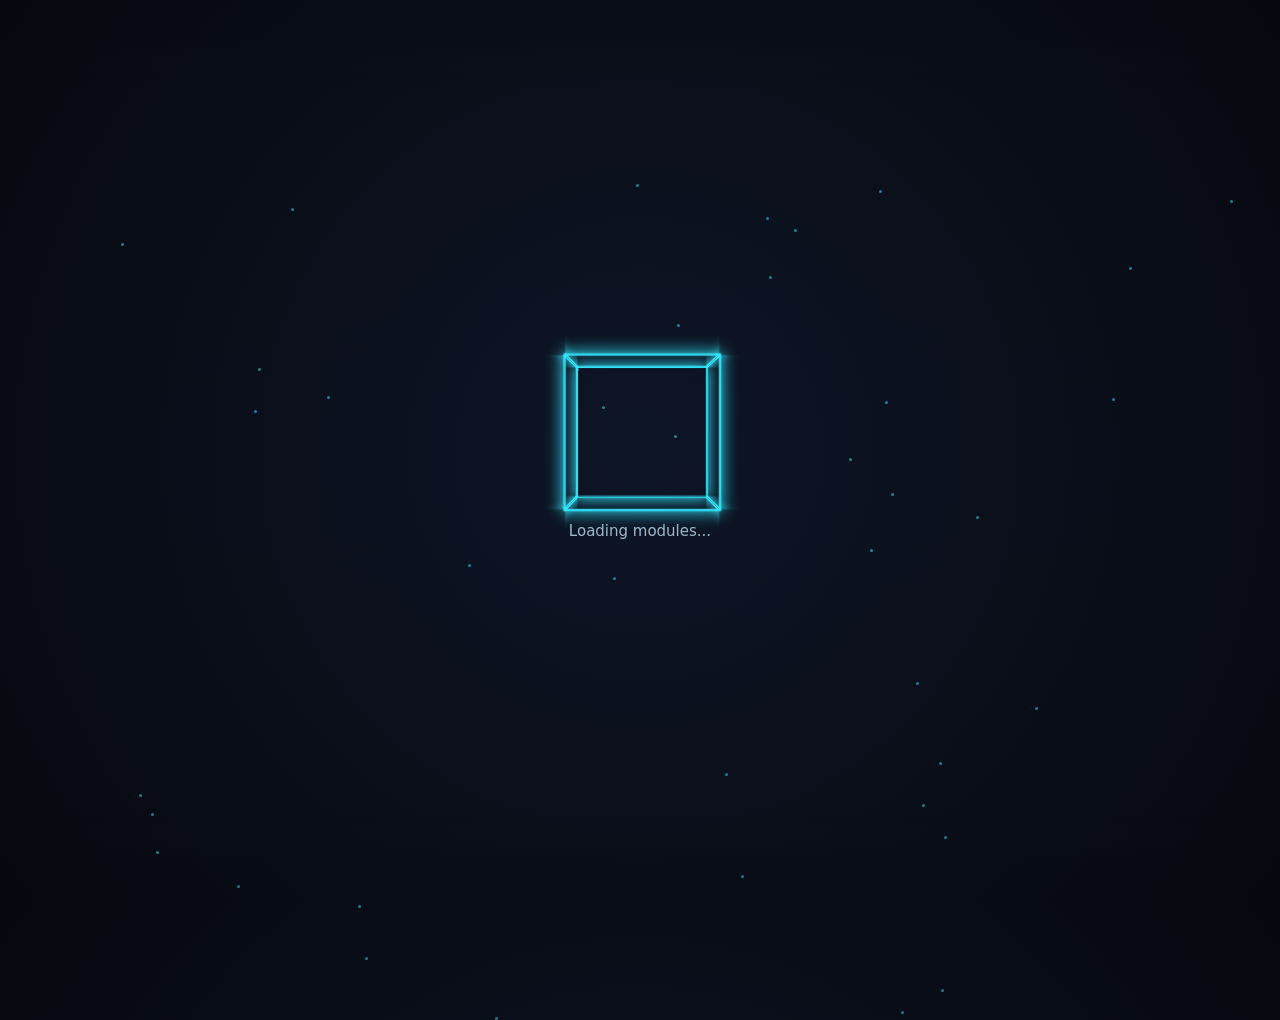
<file: alumni.html>
<!doctype html>
<html lang="en">
<head>
<meta charset="utf-8"/>
<meta name="viewport" content="width=device-width,initial-scale=1"/>
<title>Maintenance</title>

<style>
  :root {
    --bg1:#06080f;
    --bg2:#0d1424;
    --neon:#35e9ff;
    --danger:#38bdf8;
  }

  body {
    margin:0;
    height:100vh;
    display:flex;
    justify-content:center;
    align-items:center;
    background:radial-gradient(circle at center,var(--bg2),var(--bg1));
    font-family:Inter,system-ui;
    overflow:hidden;
  }

  /* DIGITAL PARTICLES */
  .particle {
    position:absolute;
    width:3px;
    height:3px;
    background:var(--neon);
    opacity:0.5;
    border-radius:50%;
    animation: floatParticle 6s linear infinite;
  }

  @keyframes floatParticle {
    from { transform:translateY(0) scale(1); opacity:.7; }
    to   { transform:translateY(-120px) scale(0.5); opacity:0; }
  }

  /* SCANLINE */
  .scanline {
    position:fixed;
    top:0;
    width:100%;
    height:100%;
    background:linear-gradient(
      to bottom,
      rgba(255,255,255,0) 0%,
      rgba(255,255,255,0.06) 50%,
      rgba(255,255,255,0) 100%
    );
    mix-blend-mode:overlay;
    animation:scan 2s linear infinite;
    pointer-events:none;
  }

  @keyframes scan {
    from { transform:translateY(-100%); }
    to   { transform:translateY(100%); }
  }

  /* 3D CUBE */
  .cube-wrapper {
    width:140px;
    height:140px;
    perspective:800px;
    animation:fadein 1s ease forwards;
  }

  @keyframes fadein {
    from { opacity:0; transform:scale(.8); }
    to   { opacity:1; transform:scale(1); }
  }

  .cube {
    width:100%;
    height:100%;
    position:relative;
    transform-style:preserve-3d;
    animation:rotateCube 4s linear infinite;
  }

  @keyframes rotateCube {
    0%   { transform:rotateX(0) rotateY(0); }
    100% { transform:rotateX(360deg) rotateY(360deg); }
  }

  .face {
    position:absolute;
    width:100%;
    height:100%;
    border:2px solid var(--neon);
    box-shadow:0 0 15px var(--neon);
  }

  .front  { transform:translateZ(70px); }
  .back   { transform:rotateY(180deg) translateZ(70px); }
  .left   { transform:rotateY(-90deg) translateZ(70px); }
  .right  { transform:rotateY(90deg) translateZ(70px); }
  .top    { transform:rotateX(90deg) translateZ(70px); }
  .bottom { transform:rotateX(-90deg) translateZ(70px); }

  .load-text {
    margin-top:22px;
    text-align:center;
    color:#9ab3cc;
    font-size:15px;
    animation:pulse 1.4s infinite ease alternate;
  }

  @keyframes pulse {
    0% { opacity:.5; }
    100% { opacity:1; }
  }

  /* FINAL PAGE */
  .final {
    position:fixed;
    inset:0;
    background:#000000f0;
    display:flex;
    justify-content:center;
    align-items:center;
    flex-direction:column;
    opacity:0;
    pointer-events:none;
    transition:opacity .5s ease;
  }

  .final.show {
    opacity:1;
    pointer-events:auto;
  }

  .final h1 {
    color:var(--danger);
    margin:0;
    font-size:clamp(36px,8vw,84px);
    text-transform:uppercase;
    animation:glitch 1s steps(2,end) infinite;
  }

  @keyframes glitch {
    0% { text-shadow:2px 0 var(--danger); }
    50% { text-shadow:-2px 0 var(--danger); }
    100% { text-shadow:2px 0 var(--danger); }
  }

  .final p {
    color:#ddd;
    font-size:clamp(14px,3vw,22px);
    text-align:center;
    max-width:700px;
  }
</style>
</head>

<body>

<!-- PARTICLES -->
<script>
for (let i = 0; i < 40; i++) {
  const p = document.createElement("div");
  p.classList.add("particle");
  p.style.left = Math.random()*100 + "%";
  p.style.top  = (Math.random()*100+20) + "%";
  p.style.animationDelay = Math.random()*4 + "s";
  document.body.appendChild(p);
}
</script>

<!-- SCANLINE -->
<div class="scanline"></div>

<!-- LOADER -->
<div id="loader" style="display:flex; flex-direction:column; align-items:center;">
  <div class="cube-wrapper">
    <div class="cube">
      <div class="face front"></div>
      <div class="face back"></div>
      <div class="face left"></div>
      <div class="face right"></div>
      <div class="face top"></div>
      <div class="face bottom"></div>
    </div>
  </div>
  <div class="load-text" id="lt">Loading modules...</div>
</div>

<!-- FINAL SCREEN -->
<div class="final" id="final">
  <h1>Under Maintenance</h1>
  <p>Our servers are upgrading. This page will be available soon.</p>
</div>

<script>
const lines = [
  "Loading modules...",
  "Booting systems...",
  "Rebuilding configs...",
  "Optimizing components..."
];

let i = 0;
setInterval(() => {
  document.getElementById("lt").textContent = lines[i % lines.length];
  i++;
}, 900);

setTimeout(() => {
  document.getElementById("loader").style.opacity = "0";
  document.getElementById("loader").style.transition=".5s ease";

  setTimeout(() => {
    document.getElementById("final").classList.add("show");
  }, 600);

}, 4500);
</script>

</body>
</html>
</file>
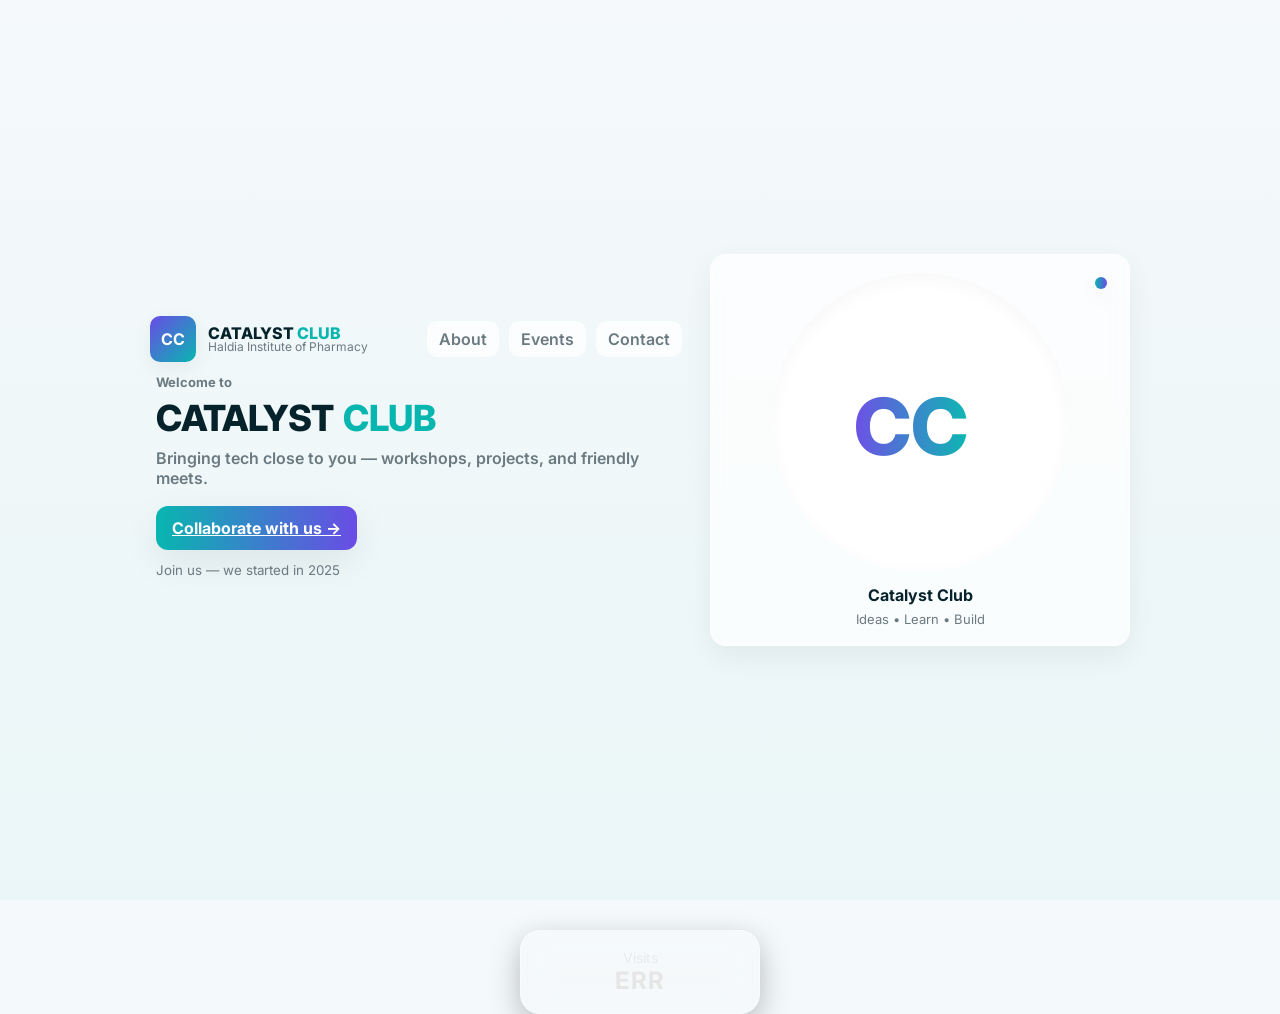
<file: example.html>
<!doctype html>
<html lang="en">
<head>
<meta charset="utf-8" />
<meta name="viewport" content="width=device-width,initial-scale=1" />
<title>Catalyst Club — Home</title>
<link rel="preconnect" href="https://fonts.gstatic.com" crossorigin>
<link href="https://fonts.googleapis.com/css2?family=Inter:wght@300;400;600;700&display=swap" rel="stylesheet">
<style>
  :root{
    --bg1:#f5f9fb;
    --bg2:#eaf6f7;
    --glass-bg: rgba(255,255,255,0.7);
    --glass-border: rgba(255,255,255,0.6);
    --accent:#08b6b0;
    --accent2:#6a4ce5;
    --muted:#6b7a80;
    --text:#06222b;
    --card-shadow: 0 10px 30px rgba(6,18,22,0.06);
  }

  /* reset */
  *{box-sizing:border-box;margin:0;padding:0}
  html,body{height:100%;font-family:Inter,system-ui,-apple-system,'Segoe UI',Roboto,'Helvetica Neue',Arial,sans-serif;background:linear-gradient(180deg,var(--bg1),var(--bg2));color:var(--text);-webkit-font-smoothing:antialiased}
  a{color:inherit}

  /* layout */
  .wrap{min-height:100vh;display:flex;align-items:center;justify-content:center;padding:28px}
  .shell{width:100%;max-width:980px;display:grid;grid-template-columns:1fr 420px;gap:28px;align-items:center}
  @media(max-width:860px){.shell{grid-template-columns:1fr;gap:18px;padding:12px}}

  /* header small */
  header{display:flex;align-items:center;justify-content:space-between;margin-bottom:6px}
  .brand{display:flex;gap:12px;align-items:center}
  .logo{width:46px;height:46px;border-radius:10px;display:flex;align-items:center;justify-content:center;background:linear-gradient(135deg,var(--accent2),var(--accent));color:#fff;font-weight:700;box-shadow:0 6px 20px rgba(9,14,20,0.06)}
  .nav{display:flex;gap:10px}
  .nav a{padding:8px 12px;border-radius:10px;background:rgba(255,255,255,0.7);backdrop-filter:blur(6px);font-weight:600;color:var(--muted);text-decoration:none}

  /* left content */
  .hero-left{padding:6px}
  .eyebrow{font-size:13px;color:var(--muted);font-weight:700}
  h1{font-size:36px;line-height:1.03;margin:10px 0;font-weight:800;letter-spacing:-0.5px}
  .accent-word{color:var(--accent)}
  .lead{color:var(--muted);font-weight:600;margin-top:8px}
  .cta{display:inline-flex;gap:10px;align-items:center;padding:12px 16px;border-radius:12px;background:linear-gradient(90deg,var(--accent),var(--accent2));color:#fff;font-weight:700;margin-top:18px;box-shadow:0 12px 36px rgba(10,20,30,0.08)}
  .muted{color:var(--muted)}

  /* right card (glass) */
  .glass{border-radius:16px;padding:18px;background:var(--glass-bg);border:1px solid var(--glass-border);box-shadow:var(--card-shadow);backdrop-filter: blur(8px);display:flex;align-items:center;justify-content:center;flex-direction:column;min-height:320px}
  .orb{width:78%;aspect-ratio:1/1;border-radius:50%;display:flex;align-items:center;justify-content:center;background:linear-gradient(180deg,rgba(255,255,255,0.95),rgba(255,255,255,0.9));box-shadow:inset 0 6px 18px rgba(0,0,0,0.03)}
  .orb svg{width:55%;height:auto;opacity:0.98}

  /* very small floating dot (decoration) */
  .dot{
    position:absolute;right:22px;top:22px;width:12px;height:12px;border-radius:50%;background:linear-gradient(90deg,var(--accent),var(--accent2));box-shadow:0 6px 22px rgba(10,20,30,0.08);
    animation:float 4s ease-in-out infinite;
    transform-origin:center;
  }

  @keyframes float{0%,100%{transform:translateY(0)}50%{transform:translateY(-10px)}}

  /* word bump subtle */
  .headline-words{display:inline-flex;gap:10px;align-items:center}
  .headline-words span{display:inline-block;animation:word-bump 3s ease-in-out infinite}
  .headline-words span:nth-child(2){animation-delay:.28s}
  @keyframes word-bump{0%,100%{transform:translateY(0)}10%{transform:translateY(-6px)}22%{transform:translateY(0)}}

  /* utilities */
  .center{text-align:center}
  small{display:block;margin-top:12px;color:var(--muted)}
</style>
</head>
<body>
  <div class="wrap">
    <div class="shell" role="main">
      <!-- left -->
      <div>
        <header aria-label="site header">
          <div class="brand" aria-hidden="true">
            <div class="logo">CC</div>
            <div style="line-height:1">
              <div style="font-weight:800">CATALYST <span style="color:var(--accent)">CLUB</span></div>
              <div style="font-size:12px;color:var(--muted)">Haldia Institute of Pharmacy</div>
            </div>
          </div>

          <nav class="nav" aria-label="primary">
            <a href="#about">About</a>
            <a href="#events">Events</a>
            <a href="#contact">Contact</a>
          </nav>
        </header>

        <section class="hero-left" aria-labelledby="hero-heading">
          <div class="eyebrow">Welcome to</div>
          <h1 id="hero-heading">
            <span class="headline-words">
              <span>CATALYST</span>
              <span class="accent-word">CLUB</span>
            </span>
          </h1>
          <div class="lead">Bringing tech close to you — workshops, projects, and friendly meets.</div>
          <a class="cta" href="#contact" role="button">Collaborate with us →</a>
          <small class="muted">Join us — we started in 2025</small>
        </section>
      </div>

      <!-- right glass card -->
      <aside class="glass" aria-label="visual">
        <div class="dot" aria-hidden="true"></div>

        <div class="orb" role="img" aria-label="Catalyst Club logo">
          <!-- minimal, crisp inline SVG logo (replace if you have a better one) -->
          <svg viewBox="0 0 200 200" xmlns="http://www.w3.org/2000/svg" aria-hidden="true" focusable="false">
            <defs>
              <linearGradient id="g1" x1="0" x2="1">
                <stop offset="0" stop-color="#6a4ce5"/>
                <stop offset="1" stop-color="#08b6b0"/>
              </linearGradient>
            </defs>
            <rect width="200" height="200" rx="30" fill="transparent"/>
            <g transform="translate(20,30)">
              <text x="0" y="110" font-family="Inter, Poppins, Arial" font-weight="800" font-size="96" fill="url(#g1)">CC</text>
            </g>
          </svg>
        </div>

        <div style="margin-top:14px;font-weight:700">Catalyst Club</div>
        <div style="font-size:13px;color:var(--muted);margin-top:6px">Ideas • Learn • Build</div>
      </aside>
    </div>
  </div>

<script>
/*
 Ultra-minimal JS:
 - keeps animations tiny (CSS does the heavy lifting)
 - no external libs
 - accessible & tiny footprint
*/

// nothing to do — placeholder if you want to add small interactive bits later.
// Example: if you want the CTA to smooth scroll:
document.querySelectorAll('a[href^="#"]').forEach(a=>{
  a.addEventListener('click', (e)=>{
    const t = document.querySelector(a.getAttribute('href'));
    if(t){ e.preventDefault(); t.scrollIntoView({behavior:'smooth', block:'start'}); }
  });
});
</script>
<style>
    /* Container */
    #visitBox {
        position: relative;
        max-width: 240px;
        padding: 18px 24px;
        margin: 30px auto;
        border-radius: 20px;
        background: rgba(255,255,255,0.12);
        border: 1px solid rgba(255,255,255,0.28);
        box-shadow: 0 10px 30px rgba(0,0,0,0.25);
        backdrop-filter: blur(15px);
        -webkit-backdrop-filter: blur(15px);
        text-align: center;
        font-family: "Inter", sans-serif;
        color: #e6e6e6;
        overflow: hidden;
    }
    
    /* Bubbles */
    .bubble {
        position: absolute;
        width: 12px;
        height: 12px;
        background: rgba(255,255,255,0.25);
        border-radius: 50%;
        animation: rise 6s infinite ease-in;
        bottom: -20px;
    }
    
    @keyframes rise {
        0% { transform: translateY(0) scale(1); opacity: 0.3; }
        50% { opacity: 1; }
        100% { transform: translateY(-180px) scale(1.6); opacity: 0; }
    }
    
    /* Counter text */
    #visitCounter {
        font-size: 24px;
        font-weight: 700;
        letter-spacing: 1px;
    }
    
    #visitLabel {
        font-size: 14px;
        opacity: .8;
    }
    </style>
    
    <div id="visitBox">
        <div id="visitLabel">Visits</div>
        <div id="visitCounter">0</div>
    </div>
    
    <script>
    // Generate floating bubbles
    function spawnBubbles() {
        const box = document.getElementById("visitBox");
        for (let i = 0; i < 10; i++) {
            const b = document.createElement("div");
            b.classList.add("bubble");
            b.style.left = Math.random() * 100 + "%";
            b.style.animationDelay = (Math.random() * 5) + "s";
            b.style.opacity = Math.random() * 0.8 + 0.2;
            box.appendChild(b);
        }
    }
    spawnBubbles();
    
    // Fetch counter value
    fetch("https://pixelcounter.io/api/count?name=catalystclub")
        .then(r => r.json())
        .then(data => {
            animateValue("visitCounter", 1, data.count, 1200);
        })
        .catch(() => {
            document.getElementById("visitCounter").textContent = "ERR";
        });
    
    // Smooth animated counter-up
    function animateValue(id, start, end, duration) {
        const obj = document.getElementById(id);
        let startTimestamp = null;
        const step = (timestamp) => {
            if (!startTimestamp) startTimestamp = timestamp;
            const progress = Math.min((timestamp - startTimestamp) / duration, 1);
            obj.textContent = Math.floor(progress * (end - start) + start);
            if (progress < 1) window.requestAnimationFrame(step);
        };
        window.requestAnimationFrame(step);
    }
    </script>
    
  
</body>
</html>
</file>
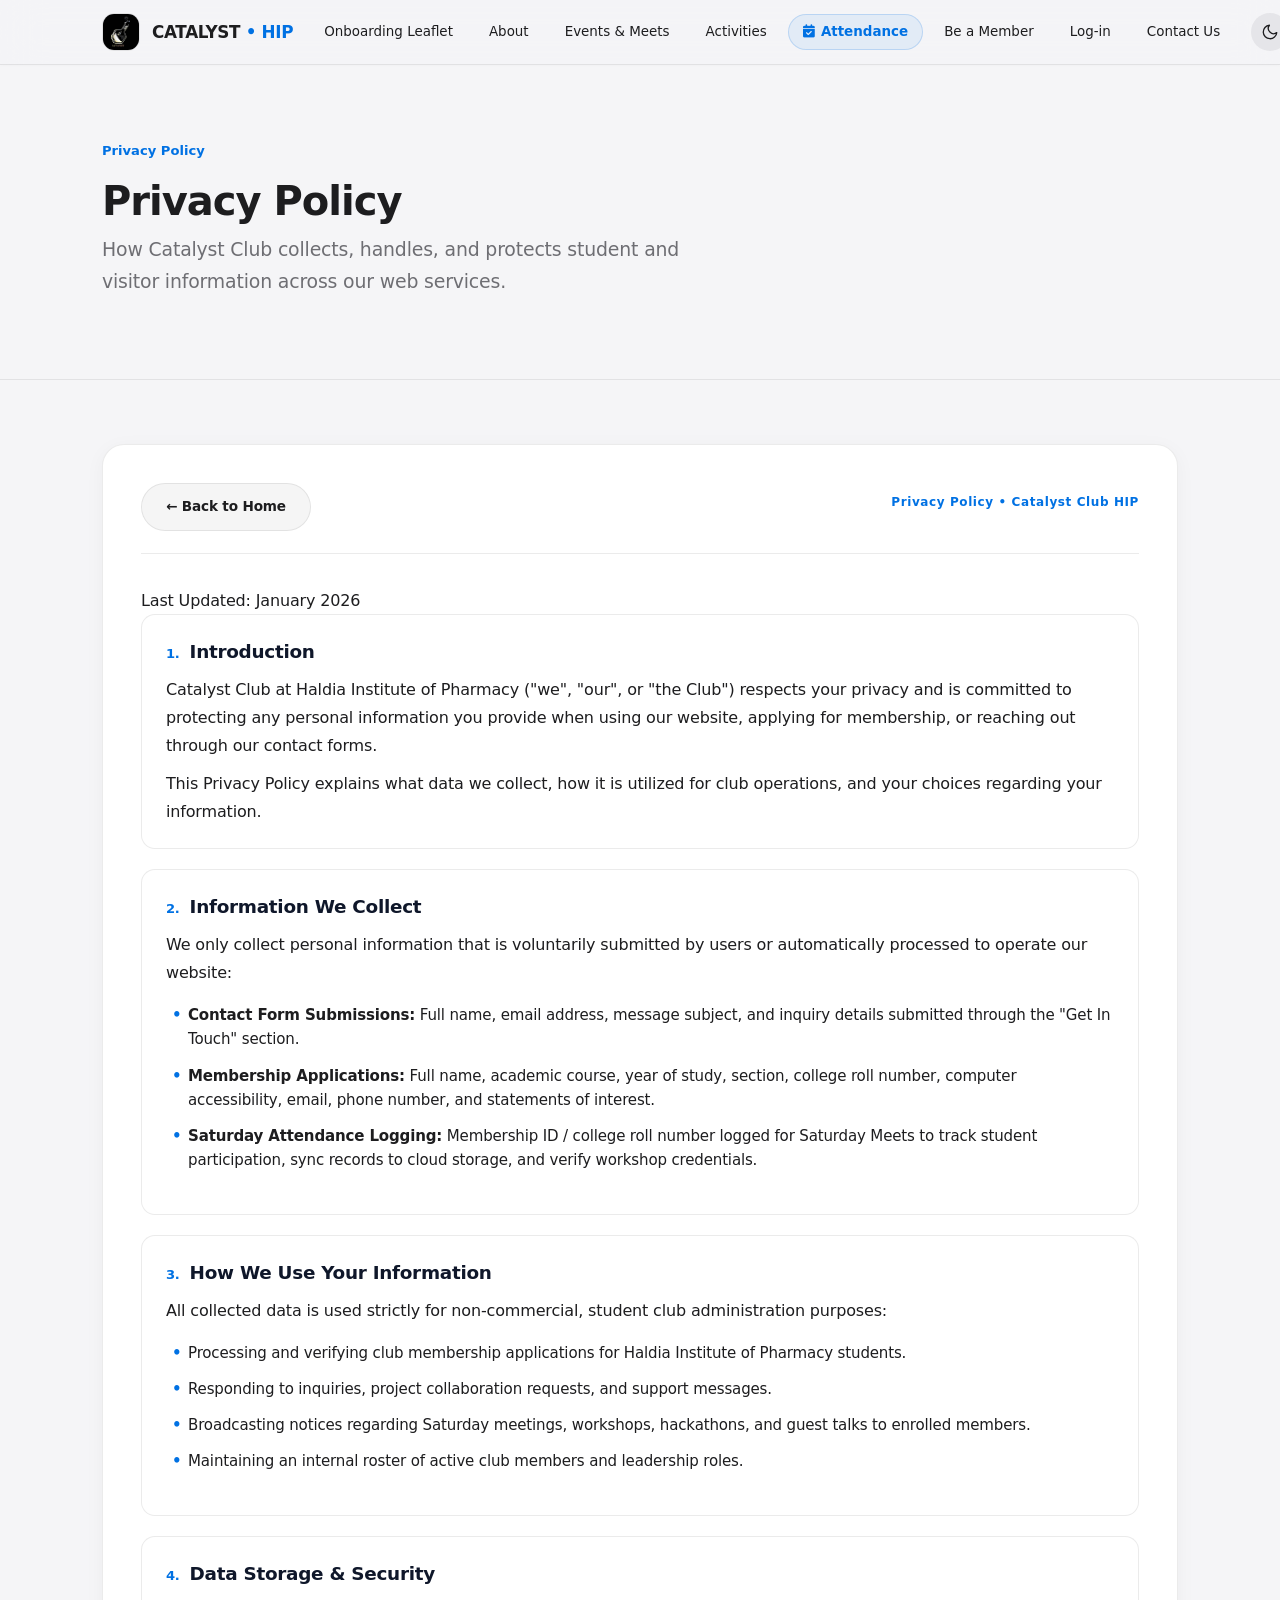
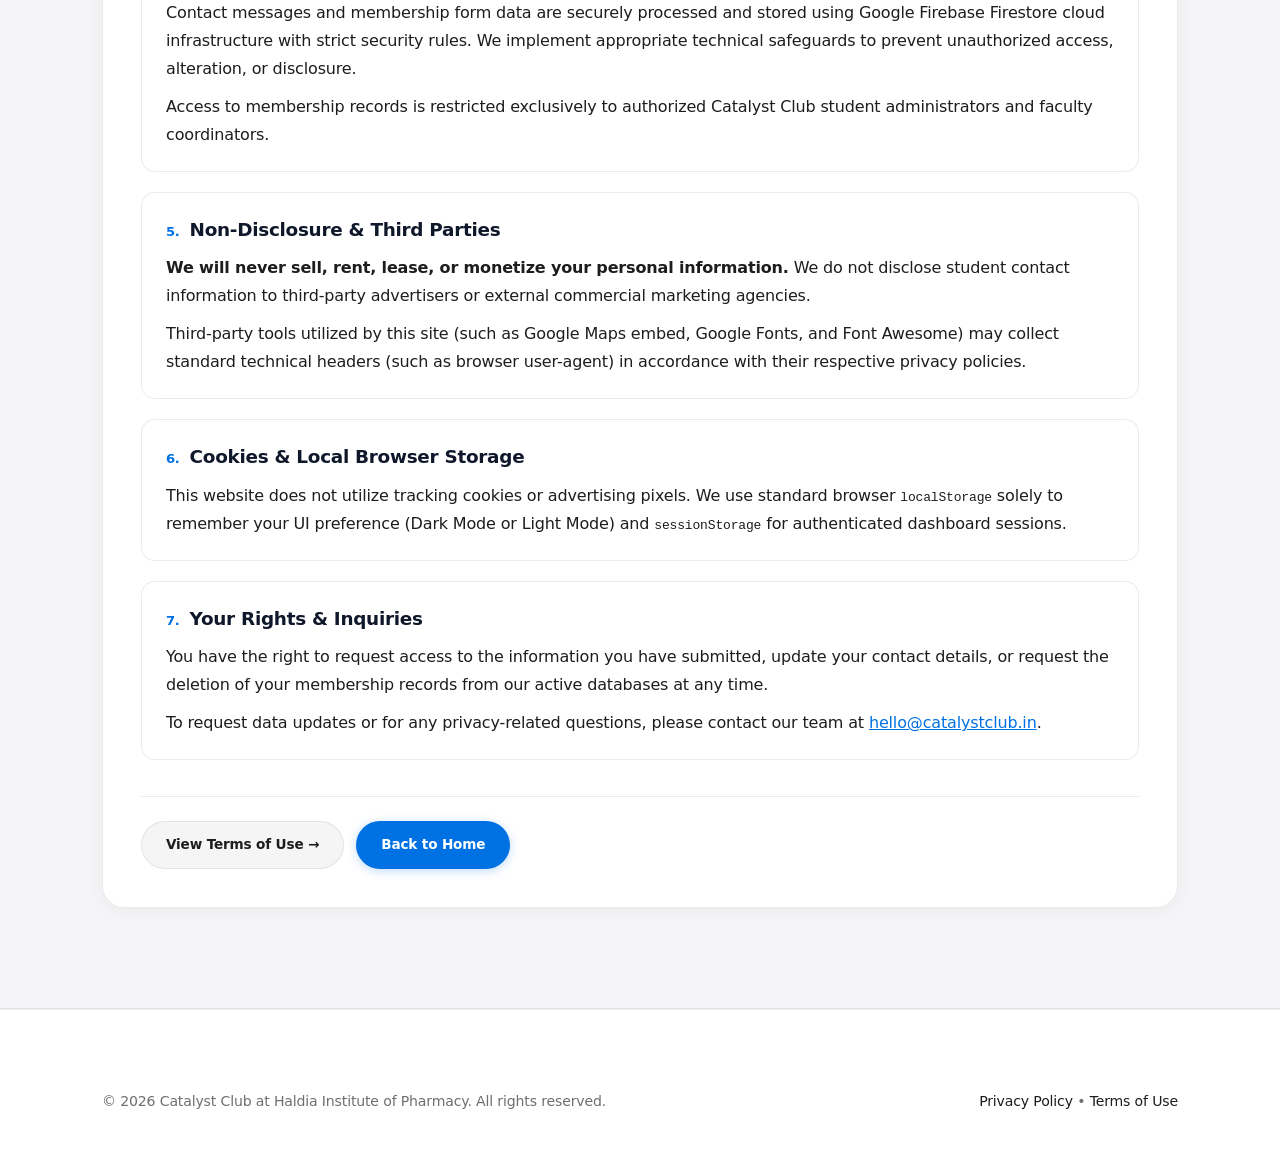
<file: privacy.html>
<!DOCTYPE html>
<html lang="en">

<head>
    <meta charset="UTF-8">
    <meta name="viewport" content="width=device-width, initial-scale=1.0">
    <title>Privacy Policy — Catalyst Club</title>
    <link rel="stylesheet" type="text/css" href="./style.css?v=3.1">
    <link rel="stylesheet" href="https://cdnjs.cloudflare.com/ajax/libs/font-awesome/6.7.2/css/all.min.css"
        integrity="sha512-Evv84Mr4kqVGRNSgIGL/F/aIDqQb7xQ2vcrdIwxfjThSH8CSR7PBEakCr51Ck+w+/U6swU2Im1vVX0SVk9ABhg=="
        crossorigin="anonymous" referrerpolicy="no-referrer" />
    <link
        href="https://fonts.googleapis.com/css2?family=Inter:wght@400;500;600;700&family=Plus+Jakarta+Sans:wght@400;500;600;700;800&family=Space+Grotesk:wght@600;700;800&family=Space+Mono:wght@400;700&display=swap"
        rel="stylesheet">
    <script type="text/javascript" src="./script.js?v=3.1" defer></script>
</head>

<body>
    <!-- HEADER -->
    <header class="header">
        <div class="container header-inner">
            <a href="index.html" class="nav-brand">
                <img src="./logo.jpg" alt="Catalyst Club Logo" class="nav-logo" width="38" height="38" loading="eager" fetchpriority="high" decoding="async" style="width:38px;height:38px;object-fit:cover;border-radius:12px;">
                <span class="brand-name">CATALYST<span class="brand-tag"> • HIP</span></span>
            </a>

            <nav class="nav-menu">
                <a href="index.html#onboarding" class="nav-link">Onboarding Leaflet</a>
                <a href="index.html#about" class="nav-link">About</a>
                <a href="index.html#events" class="nav-link">Events & Meets</a>
                <a href="index.html#activities" class="nav-link">Activities</a>
                <a href="attendance.html" class="nav-link nav-link-att"><i class="fas fa-calendar-check"></i> Attendance</a>
                <a href="form.html" class="nav-link">Be a Member</a>
                <a href="login.html" class="nav-link">Log-in</a>
                <a href="contact.html" class="nav-link">Contact Us</a>
            </nav>

            <div class="header-controls">
                <button id="themeToggle" class="theme-toggle-btn" aria-label="Toggle theme">
                    <svg class="theme-icon sun-icon" width="18" height="18" viewBox="0 0 24 24" fill="none" stroke="currentColor" stroke-width="1.75" stroke-linecap="round" stroke-linejoin="round"><circle cx="12" cy="12" r="5"></circle><line x1="12" y1="1" x2="12" y2="3"></line><line x1="12" y1="21" x2="12" y2="23"></line><line x1="4.22" y1="4.22" x2="5.64" y2="5.64"></line><line x1="18.36" y1="18.36" x2="19.78" y2="19.78"></line><line x1="1" y1="12" x2="3" y2="12"></line><line x1="21" y1="12" x2="23" y2="12"></line><line x1="4.22" y1="19.78" x2="5.64" y2="18.36"></line><line x1="18.36" y1="5.64" x2="19.78" y2="4.22"></line></svg>
                    <svg class="theme-icon moon-icon" width="18" height="18" viewBox="0 0 24 24" fill="none" stroke="currentColor" stroke-width="1.75" stroke-linecap="round" stroke-linejoin="round"><path d="M21 12.79A9 9 0 1 1 11.21 3 7 7 0 0 0 21 12.79z"></path></svg>
                </button>
                <button id="mobileMenuToggle" class="mobile-menu-btn" aria-label="Open mobile menu" onclick="if(window.openSidebar) window.openSidebar();">
                    <svg width="20" height="20" viewBox="0 0 24 24" fill="none" stroke="currentColor" stroke-width="1.75" stroke-linecap="round" stroke-linejoin="round"><line x1="3" y1="12" x2="21" y2="12"></line><line x1="3" y1="6" x2="21" y2="6"></line><line x1="3" y1="18" x2="21" y2="18"></line></svg>
                </button>
            </div>
        </div>
    </header>

    <!-- PAGE HERO -->
    <section class="legal-page-header">
        <div class="container">
            <div class="section-meta">Privacy Policy</div>
            <h1 class="section-title">Privacy Policy</h1>
            <p class="hero-subtitle">How Catalyst Club collects, handles, and protects student and visitor information across our web services.</p>
        </div>
    </section>

    <!-- CONTENT -->
    <section class="legal-page-body">
        <div class="container">
            <div class="legal-card-container">
                <div class="legal-back-nav">
                    <a href="index.html" class="btn btn-outline">← Back to Home</a>
                    <span class="legal-doc-meta">Privacy Policy • Catalyst Club HIP</span>
                </div>

                <div class="legal-effective-date">
                    Last Updated: January 2026
                </div>

                <div class="legal-section-block">
                    <h4><span class="legal-section-num">1.</span> Introduction</h4>
                    <p>Catalyst Club at Haldia Institute of Pharmacy ("we", "our", or "the Club") respects your privacy and is committed to protecting any personal information you provide when using our website, applying for membership, or reaching out through our contact forms.</p>
                    <p>This Privacy Policy explains what data we collect, how it is utilized for club operations, and your choices regarding your information.</p>
                </div>

                <div class="legal-section-block">
                    <h4><span class="legal-section-num">2.</span> Information We Collect</h4>
                    <p>We only collect personal information that is voluntarily submitted by users or automatically processed to operate our website:</p>
                    <ul>
                        <li><strong>Contact Form Submissions:</strong> Full name, email address, message subject, and inquiry details submitted through the "Get In Touch" section.</li>
                        <li><strong>Membership Applications:</strong> Full name, academic course, year of study, section, college roll number, computer accessibility, email, phone number, and statements of interest.</li>
                        <li><strong>Saturday Attendance Logging:</strong> Membership ID / college roll number logged for Saturday Meets to track student participation, sync records to cloud storage, and verify workshop credentials.</li>
                    </ul>
                </div>

                <div class="legal-section-block">
                    <h4><span class="legal-section-num">3.</span> How We Use Your Information</h4>
                    <p>All collected data is used strictly for non-commercial, student club administration purposes:</p>
                    <ul>
                        <li>Processing and verifying club membership applications for Haldia Institute of Pharmacy students.</li>
                        <li>Responding to inquiries, project collaboration requests, and support messages.</li>
                        <li>Broadcasting notices regarding Saturday meetings, workshops, hackathons, and guest talks to enrolled members.</li>
                        <li>Maintaining an internal roster of active club members and leadership roles.</li>
                    </ul>
                </div>

                <div class="legal-section-block">
                    <h4><span class="legal-section-num">4.</span> Data Storage &amp; Security</h4>
                    <p>Contact messages and membership form data are securely processed and stored using Google Firebase Firestore cloud infrastructure with strict security rules. We implement appropriate technical safeguards to prevent unauthorized access, alteration, or disclosure.</p>
                    <p>Access to membership records is restricted exclusively to authorized Catalyst Club student administrators and faculty coordinators.</p>
                </div>

                <div class="legal-section-block">
                    <h4><span class="legal-section-num">5.</span> Non-Disclosure &amp; Third Parties</h4>
                    <p><strong>We will never sell, rent, lease, or monetize your personal information.</strong> We do not disclose student contact information to third-party advertisers or external commercial marketing agencies.</p>
                    <p>Third-party tools utilized by this site (such as Google Maps embed, Google Fonts, and Font Awesome) may collect standard technical headers (such as browser user-agent) in accordance with their respective privacy policies.</p>
                </div>

                <div class="legal-section-block">
                    <h4><span class="legal-section-num">6.</span> Cookies &amp; Local Browser Storage</h4>
                    <p>This website does not utilize tracking cookies or advertising pixels. We use standard browser <code>localStorage</code> solely to remember your UI preference (Dark Mode or Light Mode) and <code>sessionStorage</code> for authenticated dashboard sessions.</p>
                </div>

                <div class="legal-section-block">
                    <h4><span class="legal-section-num">7.</span> Your Rights &amp; Inquiries</h4>
                    <p>You have the right to request access to the information you have submitted, update your contact details, or request the deletion of your membership records from our active databases at any time.</p>
                    <p>To request data updates or for any privacy-related questions, please contact our team at <a href="mailto:hello@catalystclub.in" style="color: var(--accent-primary);">hello@catalystclub.in</a>.</p>
                </div>

                <div style="margin-top: 36px; padding-top: 24px; border-top: 1px solid var(--border-color); display: flex; gap: 12px; flex-wrap: wrap;">
                    <a href="terms.html" class="btn btn-outline">View Terms of Use →</a>
                    <a href="index.html" class="btn btn-primary">Back to Home</a>
                </div>
            </div>
        </div>
    </section>

    <!-- FOOTER -->
    <footer class="footer">
        <div class="container">
            <div class="footer-bottom">
                <p class="copyright-text">&copy; 2026 Catalyst Club at Haldia Institute of Pharmacy. All rights reserved.</p>
                <p class="version"><a href="privacy.html" class="footer-policy-link">Privacy Policy</a> • <a href="terms.html" class="footer-policy-link">Terms of Use</a></p>
            </div>
        </div>
    </footer>

    <script>
        const menuBtn = document.querySelector(".mobile-menu-toggle");
        const navMenu = document.querySelector(".nav-menu");
        if (menuBtn && navMenu) {
            menuBtn.addEventListener("click", () => {
                navMenu.classList.toggle("active");
            });
        }
    </script>

    <!-- MOBILE SIDEBAR (Placed at document bottom with display:none) -->
    <!-- MOBILE SIDEBAR OVERLAY & DRAWER -->
    <div class="sidebar-overlay" id="sidebarOverlay" style="display: none;" onclick="if(window.closeSidebar) window.closeSidebar();"></div>
    <aside class="mobile-sidebar" id="mobileSidebar" style="display: none;" aria-label="Mobile Navigation">
        <div class="sidebar-header">
            <a href="index.html" class="sidebar-brand">
                <img src="./logo.jpg" alt="Catalyst Logo" class="sidebar-logo" width="36" height="36" loading="lazy" decoding="async" style="width:36px;height:36px;object-fit:cover;border-radius:10px;">
                <div class="sidebar-brand-text">
                    <span class="sidebar-brand-name">CATALYST<span class="brand-tag"> • HIP</span></span>
                    <span class="sidebar-brand-sub">Innovation &amp; Tech Club</span>
                </div>
            </a>
            <button type="button" class="sidebar-close-btn" id="sidebarCloseBtn" onclick="if(window.closeSidebar) window.closeSidebar();" aria-label="Close sidebar"><svg width="16" height="16" viewBox="0 0 24 24" fill="none" stroke="currentColor" stroke-width="2" stroke-linecap="round" stroke-linejoin="round"><line x1="18" y1="6" x2="6" y2="18"></line><line x1="6" y1="6" x2="18" y2="18"></line></svg></button>
        </div>

        <div class="sidebar-body">
            <!-- LEAFLET & ADMISSION HIGHLIGHT WIDGET -->
            <div class="sidebar-highlight-card">
                <div class="sidebar-card-badge">
                    <span class="status-dot pulse"></span>
                    <span>Admissions 2026 • Open</span>
                </div>
                <div class="sidebar-leaflet-preview">
                    <img src="./onboarding_leaflet.jpg" alt="Leaflet preview" class="sidebar-leaflet-thumb" loading="lazy" decoding="async">
                    <div class="sidebar-leaflet-info">
                        <h4>Onboarding Leaflet</h4>
                        <p>Club guide, technical tracks &amp; eligibility</p>
                        <div class="sidebar-leaflet-btns">
                            <a href="index.html#onboarding" class="btn-sidebar-view">
                                <i class="fas fa-eye"></i> View Leaflet
                            </a>
                            <a href="./onboarding-leaflet.pdf" target="_blank" class="btn-sidebar-pdf">
                                <i class="fas fa-file-pdf"></i> PDF
                            </a>
                        </div>
                    </div>
                </div>
            </div>

            <!-- NAVIGATION LINKS & REDIRECTS -->
            <div class="sidebar-section-label">Navigation</div>
            <nav class="sidebar-nav">
                <a href="index.html#onboarding" class="sidebar-nav-item" onclick="if(window.closeSidebar) window.closeSidebar();">
                    <div class="sidebar-item-icon"><i class="fas fa-file-alt"></i></div>
                    <div class="sidebar-item-content">
                        <span class="sidebar-item-title">Onboarding Leaflet</span>
                        <span class="sidebar-item-desc">Download &amp; Guide</span>
                    </div>
                    <i class="fas fa-chevron-right sidebar-arrow"></i>
                </a>

                <a href="index.html#about" class="sidebar-nav-item" onclick="if(window.closeSidebar) window.closeSidebar();">
                    <div class="sidebar-item-icon"><i class="fas fa-info-circle"></i></div>
                    <div class="sidebar-item-content">
                        <span class="sidebar-item-title">About Section</span>
                        <span class="sidebar-item-desc">Vision, Ethos &amp; Members</span>
                    </div>
                    <i class="fas fa-chevron-right sidebar-arrow"></i>
                </a>

                <a href="index.html#events" class="sidebar-nav-item" onclick="if(window.closeSidebar) window.closeSidebar();">
                    <div class="sidebar-item-icon"><i class="fas fa-calendar-alt"></i></div>
                    <div class="sidebar-item-content">
                        <span class="sidebar-item-title">Events &amp; Timeline</span>
                        <span class="sidebar-item-desc">Schedule &amp; Logs</span>
                    </div>
                    <i class="fas fa-chevron-right sidebar-arrow"></i>
                </a>

                <a href="index.html#activities" class="sidebar-nav-item" onclick="if(window.closeSidebar) window.closeSidebar();">
                    <div class="sidebar-item-icon"><i class="fas fa-laptop-code"></i></div>
                    <div class="sidebar-item-content">
                        <span class="sidebar-item-title">Activities &amp; Tracks</span>
                        <span class="sidebar-item-desc">Pillars &amp; Labs</span>
                    </div>
                    <i class="fas fa-chevron-right sidebar-arrow"></i>
                </a>

                <a href="attendance.html" class="sidebar-nav-item sidebar-item-att" onclick="if(window.closeSidebar) window.closeSidebar();">
                    <div class="sidebar-item-icon"><i class="fas fa-calendar-check"></i></div>
                    <div class="sidebar-item-content">
                        <span class="sidebar-item-title">Attendance Portal</span>
                        <span class="sidebar-item-desc">Portal &amp; Records</span>
                    </div>
                    <span class="sidebar-pill-badge">PORTAL</span>
                </a>
            </nav>

            <div class="sidebar-section-label">Account &amp; Portal</div>
            <div class="sidebar-actions-group">
                <a href="form.html" class="sidebar-action-btn sidebar-btn-apply" onclick="if(window.closeSidebar) window.closeSidebar();">
                    <i class="fas fa-sparkles"></i>
                    <span>Apply for Membership</span>
                    <i class="fas fa-arrow-right"></i>
                </a>
                <div class="sidebar-actions-split">
                    <a href="login.html" class="sidebar-action-sub" onclick="if(window.closeSidebar) window.closeSidebar();">
                        <i class="fas fa-lock"></i>
                        <span>Member Login</span>
                    </a>
                    <a href="contact.html" class="sidebar-action-sub" onclick="if(window.closeSidebar) window.closeSidebar();">
                        <i class="fas fa-envelope"></i>
                        <span>Contact Us</span>
                    </a>
                </div>
            </div>
        </div>

        <div class="sidebar-footer">
            <div class="sidebar-footer-row">
                <span class="sidebar-footer-label">THEME</span>
                <button type="button" class="sidebar-theme-toggle" id="sidebarThemeToggle" aria-label="Toggle theme">
                    <i class="fas fa-adjust"></i>
                    <span id="sidebarThemeText">Toggle Mode</span>
                </button>
            </div>
            <div class="sidebar-legal-links">
                <a href="terms.html">Terms</a>
                <span>•</span>
                <a href="privacy.html">Privacy</a>
                <span>•</span>
                <span>Catalyst Club • HIP © 2026</span>
            </div>
        </div>
    </aside>

</body>

</html>
</file>
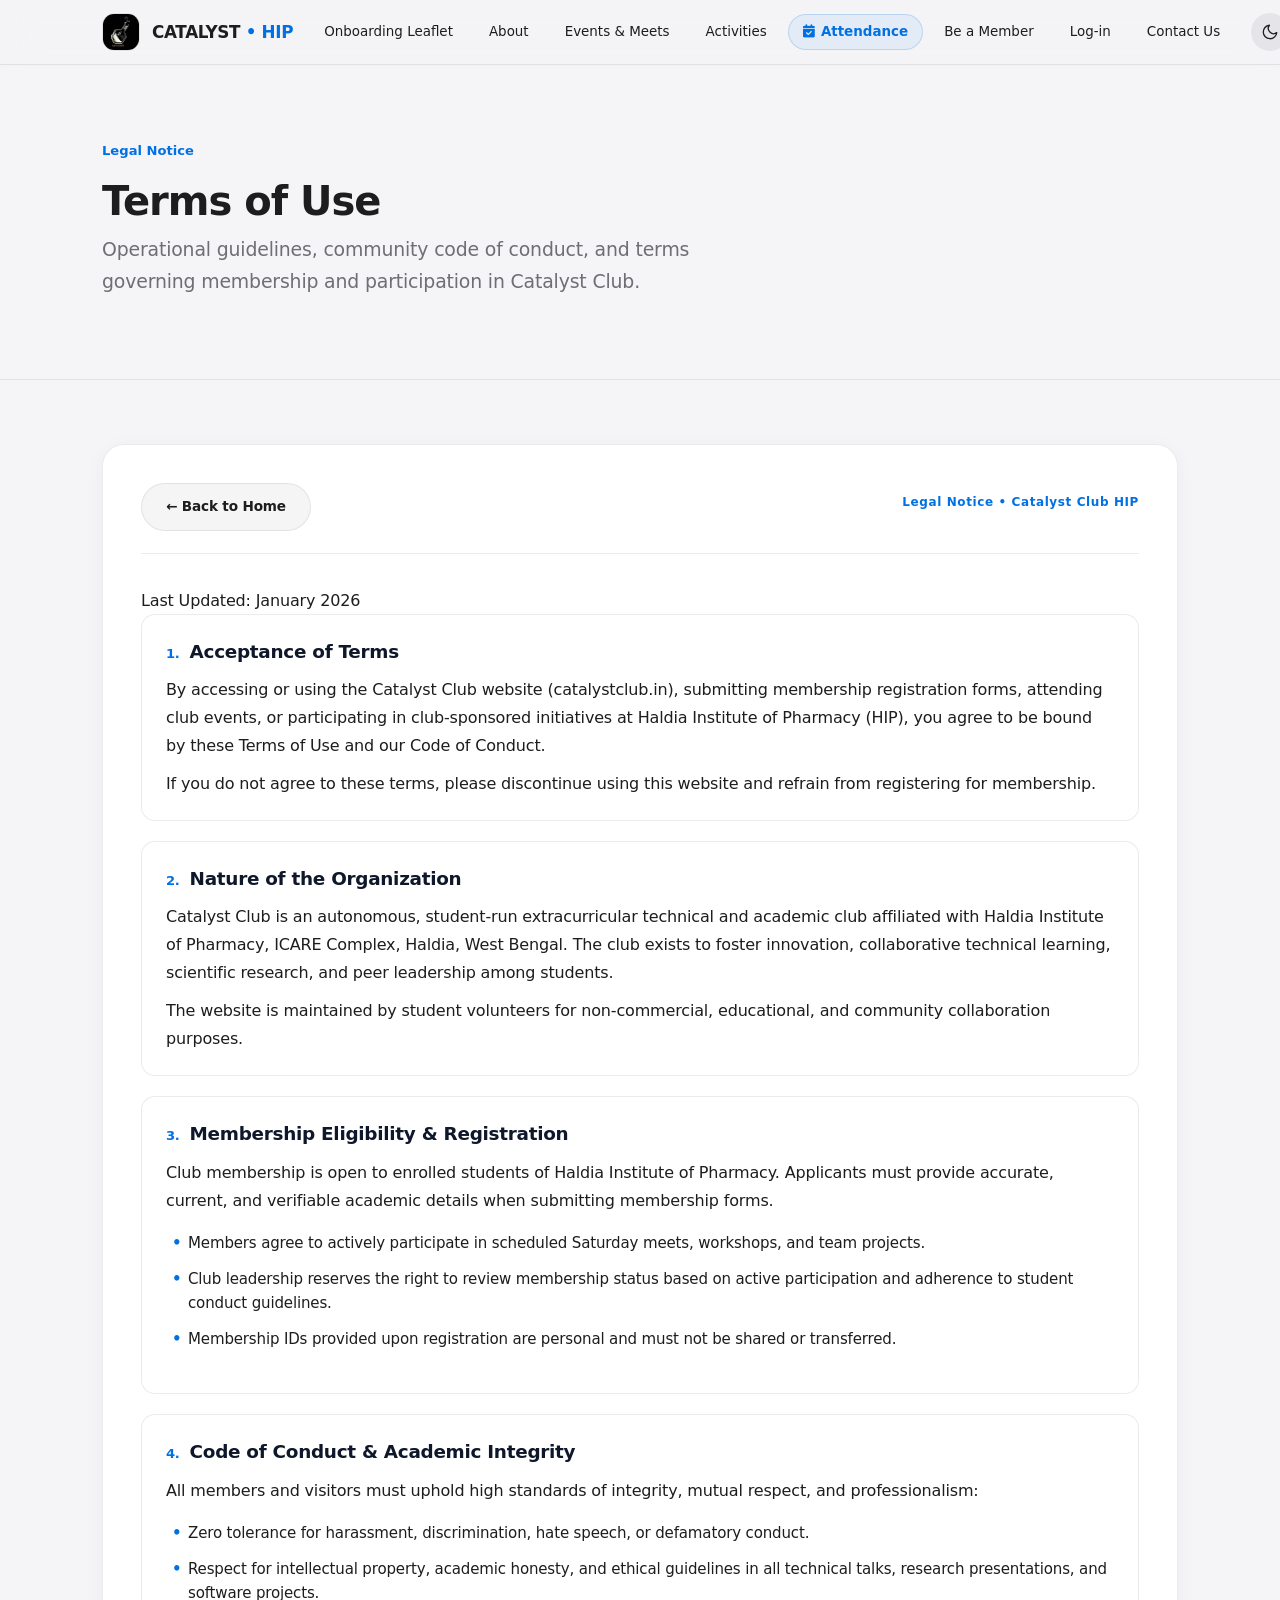
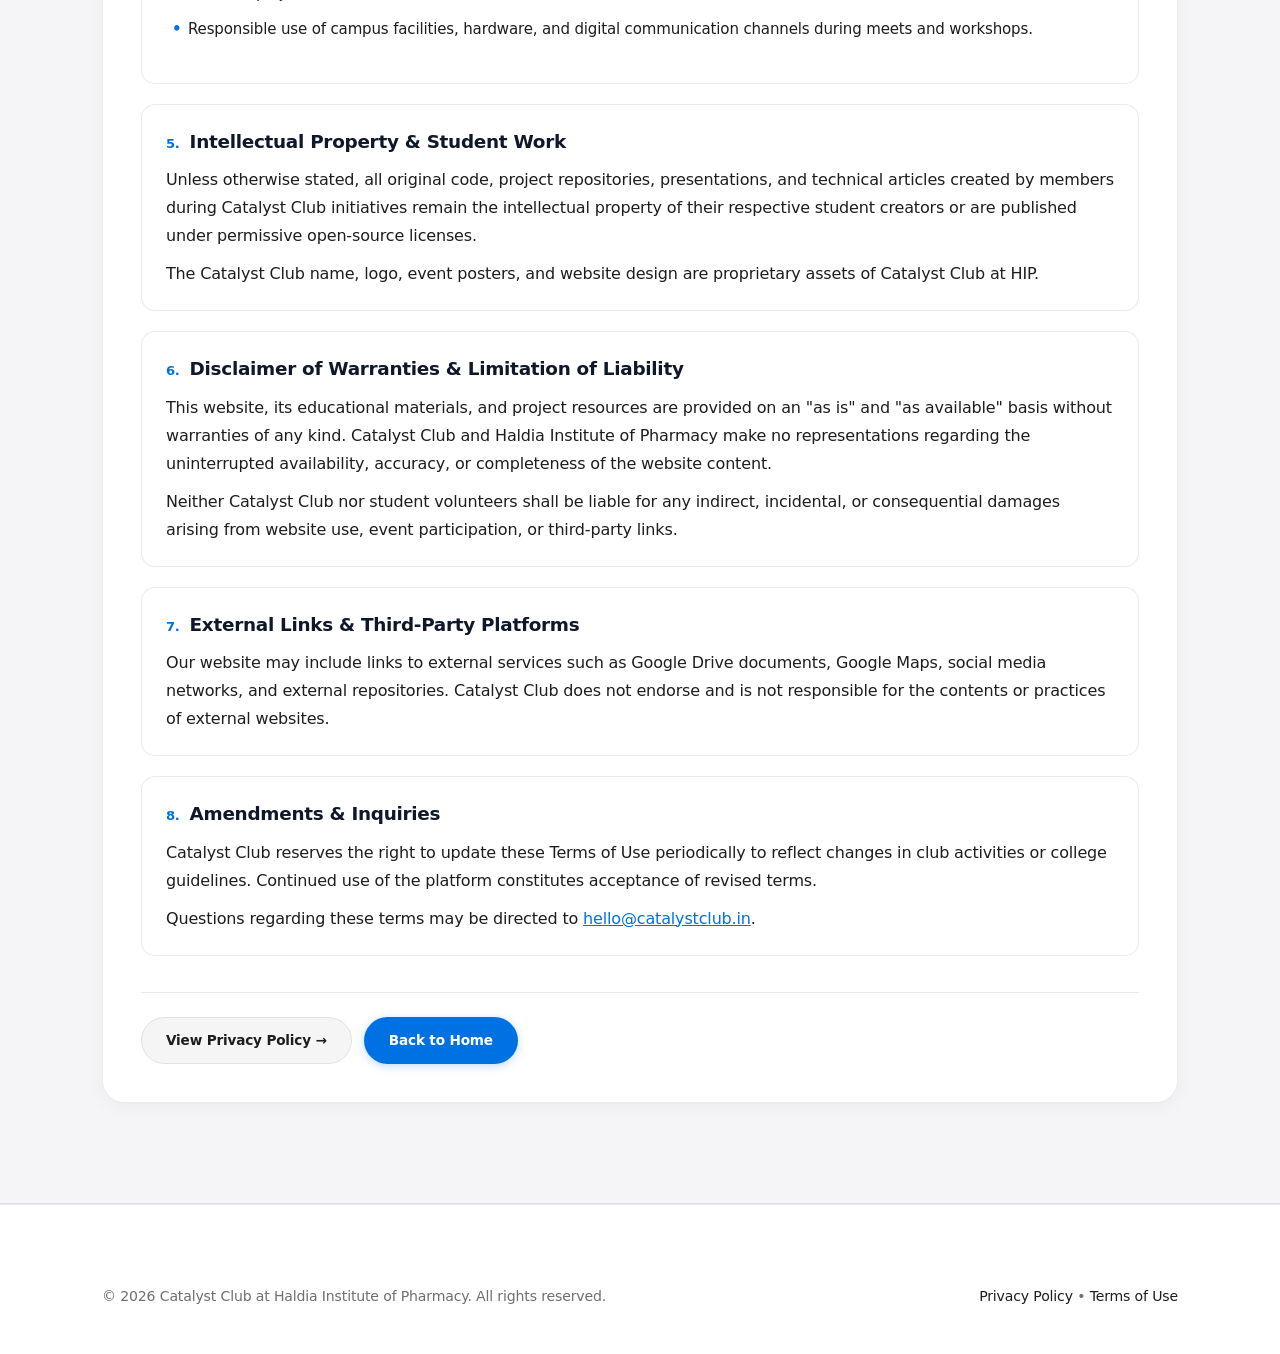
<file: terms.html>
<!DOCTYPE html>
<html lang="en">

<head>
    <meta charset="UTF-8">
    <meta name="viewport" content="width=device-width, initial-scale=1.0">
    <title>Terms of Use — Catalyst Club</title>
    <link rel="stylesheet" type="text/css" href="./style.css?v=3.1">
    <link rel="stylesheet" href="https://cdnjs.cloudflare.com/ajax/libs/font-awesome/6.7.2/css/all.min.css"
        integrity="sha512-Evv84Mr4kqVGRNSgIGL/F/aIDqQb7xQ2vcrdIwxfjThSH8CSR7PBEakCr51Ck+w+/U6swU2Im1vVX0SVk9ABhg=="
        crossorigin="anonymous" referrerpolicy="no-referrer" />
    <link
        href="https://fonts.googleapis.com/css2?family=Inter:wght@400;500;600;700&family=Plus+Jakarta+Sans:wght@400;500;600;700;800&family=Space+Grotesk:wght@600;700;800&family=Space+Mono:wght@400;700&display=swap"
        rel="stylesheet">
    <script type="text/javascript" src="./script.js?v=3.1" defer></script>
</head>

<body>
    <!-- HEADER -->
    <header class="header">
        <div class="container header-inner">
            <a href="index.html" class="nav-brand">
                <img src="./logo.jpg" alt="Catalyst Club Logo" class="nav-logo" width="38" height="38" loading="eager" fetchpriority="high" decoding="async" style="width:38px;height:38px;object-fit:cover;border-radius:12px;">
                <span class="brand-name">CATALYST<span class="brand-tag"> • HIP</span></span>
            </a>

            <nav class="nav-menu">
                <a href="index.html#onboarding" class="nav-link">Onboarding Leaflet</a>
                <a href="index.html#about" class="nav-link">About</a>
                <a href="index.html#events" class="nav-link">Events & Meets</a>
                <a href="index.html#activities" class="nav-link">Activities</a>
                <a href="attendance.html" class="nav-link nav-link-att"><i class="fas fa-calendar-check"></i> Attendance</a>
                <a href="form.html" class="nav-link">Be a Member</a>
                <a href="login.html" class="nav-link">Log-in</a>
                <a href="contact.html" class="nav-link">Contact Us</a>
            </nav>

            <div class="header-controls">
                <button id="themeToggle" class="theme-toggle-btn" aria-label="Toggle theme">
                    <svg class="theme-icon sun-icon" width="18" height="18" viewBox="0 0 24 24" fill="none" stroke="currentColor" stroke-width="1.75" stroke-linecap="round" stroke-linejoin="round"><circle cx="12" cy="12" r="5"></circle><line x1="12" y1="1" x2="12" y2="3"></line><line x1="12" y1="21" x2="12" y2="23"></line><line x1="4.22" y1="4.22" x2="5.64" y2="5.64"></line><line x1="18.36" y1="18.36" x2="19.78" y2="19.78"></line><line x1="1" y1="12" x2="3" y2="12"></line><line x1="21" y1="12" x2="23" y2="12"></line><line x1="4.22" y1="19.78" x2="5.64" y2="18.36"></line><line x1="18.36" y1="5.64" x2="19.78" y2="4.22"></line></svg>
                    <svg class="theme-icon moon-icon" width="18" height="18" viewBox="0 0 24 24" fill="none" stroke="currentColor" stroke-width="1.75" stroke-linecap="round" stroke-linejoin="round"><path d="M21 12.79A9 9 0 1 1 11.21 3 7 7 0 0 0 21 12.79z"></path></svg>
                </button>
                <button id="mobileMenuToggle" class="mobile-menu-btn" aria-label="Open mobile menu" onclick="if(window.openSidebar) window.openSidebar();">
                    <svg width="20" height="20" viewBox="0 0 24 24" fill="none" stroke="currentColor" stroke-width="1.75" stroke-linecap="round" stroke-linejoin="round"><line x1="3" y1="12" x2="21" y2="12"></line><line x1="3" y1="6" x2="21" y2="6"></line><line x1="3" y1="18" x2="21" y2="18"></line></svg>
                </button>
            </div>
        </div>
    </header>

    <!-- PAGE HERO -->
    <section class="legal-page-header">
        <div class="container">
            <div class="section-meta">Legal Notice</div>
            <h1 class="section-title">Terms of Use</h1>
            <p class="hero-subtitle">Operational guidelines, community code of conduct, and terms governing membership and participation in Catalyst Club.</p>
        </div>
    </section>

    <!-- CONTENT -->
    <section class="legal-page-body">
        <div class="container">
            <div class="legal-card-container">
                <div class="legal-back-nav">
                    <a href="index.html" class="btn btn-outline">← Back to Home</a>
                    <span class="legal-doc-meta">Legal Notice • Catalyst Club HIP</span>
                </div>

                <div class="legal-effective-date">
                    Last Updated: January 2026
                </div>

                <div class="legal-section-block">
                    <h4><span class="legal-section-num">1.</span> Acceptance of Terms</h4>
                    <p>By accessing or using the Catalyst Club website (catalystclub.in), submitting membership registration forms, attending club events, or participating in club-sponsored initiatives at Haldia Institute of Pharmacy (HIP), you agree to be bound by these Terms of Use and our Code of Conduct.</p>
                    <p>If you do not agree to these terms, please discontinue using this website and refrain from registering for membership.</p>
                </div>

                <div class="legal-section-block">
                    <h4><span class="legal-section-num">2.</span> Nature of the Organization</h4>
                    <p>Catalyst Club is an autonomous, student-run extracurricular technical and academic club affiliated with Haldia Institute of Pharmacy, ICARE Complex, Haldia, West Bengal. The club exists to foster innovation, collaborative technical learning, scientific research, and peer leadership among students.</p>
                    <p>The website is maintained by student volunteers for non-commercial, educational, and community collaboration purposes.</p>
                </div>

                <div class="legal-section-block">
                    <h4><span class="legal-section-num">3.</span> Membership Eligibility &amp; Registration</h4>
                    <p>Club membership is open to enrolled students of Haldia Institute of Pharmacy. Applicants must provide accurate, current, and verifiable academic details when submitting membership forms.</p>
                    <ul>
                        <li>Members agree to actively participate in scheduled Saturday meets, workshops, and team projects.</li>
                        <li>Club leadership reserves the right to review membership status based on active participation and adherence to student conduct guidelines.</li>
                        <li>Membership IDs provided upon registration are personal and must not be shared or transferred.</li>
                    </ul>
                </div>

                <div class="legal-section-block">
                    <h4><span class="legal-section-num">4.</span> Code of Conduct &amp; Academic Integrity</h4>
                    <p>All members and visitors must uphold high standards of integrity, mutual respect, and professionalism:</p>
                    <ul>
                        <li>Zero tolerance for harassment, discrimination, hate speech, or defamatory conduct.</li>
                        <li>Respect for intellectual property, academic honesty, and ethical guidelines in all technical talks, research presentations, and software projects.</li>
                        <li>Responsible use of campus facilities, hardware, and digital communication channels during meets and workshops.</li>
                    </ul>
                </div>

                <div class="legal-section-block">
                    <h4><span class="legal-section-num">5.</span> Intellectual Property &amp; Student Work</h4>
                    <p>Unless otherwise stated, all original code, project repositories, presentations, and technical articles created by members during Catalyst Club initiatives remain the intellectual property of their respective student creators or are published under permissive open-source licenses.</p>
                    <p>The Catalyst Club name, logo, event posters, and website design are proprietary assets of Catalyst Club at HIP.</p>
                </div>

                <div class="legal-section-block">
                    <h4><span class="legal-section-num">6.</span> Disclaimer of Warranties &amp; Limitation of Liability</h4>
                    <p>This website, its educational materials, and project resources are provided on an "as is" and "as available" basis without warranties of any kind. Catalyst Club and Haldia Institute of Pharmacy make no representations regarding the uninterrupted availability, accuracy, or completeness of the website content.</p>
                    <p>Neither Catalyst Club nor student volunteers shall be liable for any indirect, incidental, or consequential damages arising from website use, event participation, or third-party links.</p>
                </div>

                <div class="legal-section-block">
                    <h4><span class="legal-section-num">7.</span> External Links &amp; Third-Party Platforms</h4>
                    <p>Our website may include links to external services such as Google Drive documents, Google Maps, social media networks, and external repositories. Catalyst Club does not endorse and is not responsible for the contents or practices of external websites.</p>
                </div>

                <div class="legal-section-block">
                    <h4><span class="legal-section-num">8.</span> Amendments &amp; Inquiries</h4>
                    <p>Catalyst Club reserves the right to update these Terms of Use periodically to reflect changes in club activities or college guidelines. Continued use of the platform constitutes acceptance of revised terms.</p>
                    <p>Questions regarding these terms may be directed to <a href="mailto:hello@catalystclub.in" style="color: var(--accent-primary);">hello@catalystclub.in</a>.</p>
                </div>

                <div style="margin-top: 36px; padding-top: 24px; border-top: 1px solid var(--border-color); display: flex; gap: 12px; flex-wrap: wrap;">
                    <a href="privacy.html" class="btn btn-outline">View Privacy Policy →</a>
                    <a href="index.html" class="btn btn-primary">Back to Home</a>
                </div>
            </div>
        </div>
    </section>

    <!-- FOOTER -->
    <footer class="footer">
        <div class="container">
            <div class="footer-bottom">
                <p class="copyright-text">&copy; 2026 Catalyst Club at Haldia Institute of Pharmacy. All rights reserved.</p>
                <p class="version"><a href="privacy.html" class="footer-policy-link">Privacy Policy</a> • <a href="terms.html" class="footer-policy-link">Terms of Use</a></p>
            </div>
        </div>
    </footer>

    <script>
        const menuBtn = document.querySelector(".mobile-menu-toggle");
        const navMenu = document.querySelector(".nav-menu");
        if (menuBtn && navMenu) {
            menuBtn.addEventListener("click", () => {
                navMenu.classList.toggle("active");
            });
        }
    </script>

    <!-- MOBILE SIDEBAR (Placed at document bottom with display:none) -->
    <!-- MOBILE SIDEBAR OVERLAY & DRAWER -->
    <div class="sidebar-overlay" id="sidebarOverlay" style="display: none;" onclick="if(window.closeSidebar) window.closeSidebar();"></div>
    <aside class="mobile-sidebar" id="mobileSidebar" style="display: none;" aria-label="Mobile Navigation">
        <div class="sidebar-header">
            <a href="index.html" class="sidebar-brand">
                <img src="./logo.jpg" alt="Catalyst Logo" class="sidebar-logo" width="36" height="36" loading="lazy" decoding="async" style="width:36px;height:36px;object-fit:cover;border-radius:10px;">
                <div class="sidebar-brand-text">
                    <span class="sidebar-brand-name">CATALYST<span class="brand-tag"> • HIP</span></span>
                    <span class="sidebar-brand-sub">Innovation &amp; Tech Club</span>
                </div>
            </a>
            <button type="button" class="sidebar-close-btn" id="sidebarCloseBtn" onclick="if(window.closeSidebar) window.closeSidebar();" aria-label="Close sidebar"><svg width="16" height="16" viewBox="0 0 24 24" fill="none" stroke="currentColor" stroke-width="2" stroke-linecap="round" stroke-linejoin="round"><line x1="18" y1="6" x2="6" y2="18"></line><line x1="6" y1="6" x2="18" y2="18"></line></svg></button>
        </div>

        <div class="sidebar-body">
            <!-- LEAFLET & ADMISSION HIGHLIGHT WIDGET -->
            <div class="sidebar-highlight-card">
                <div class="sidebar-card-badge">
                    <span class="status-dot pulse"></span>
                    <span>Admissions 2026 • Open</span>
                </div>
                <div class="sidebar-leaflet-preview">
                    <img src="./onboarding_leaflet.jpg" alt="Leaflet preview" class="sidebar-leaflet-thumb" loading="lazy" decoding="async">
                    <div class="sidebar-leaflet-info">
                        <h4>Onboarding Leaflet</h4>
                        <p>Club guide, technical tracks &amp; eligibility</p>
                        <div class="sidebar-leaflet-btns">
                            <a href="index.html#onboarding" class="btn-sidebar-view">
                                <i class="fas fa-eye"></i> View Leaflet
                            </a>
                            <a href="./onboarding-leaflet.pdf" target="_blank" class="btn-sidebar-pdf">
                                <i class="fas fa-file-pdf"></i> PDF
                            </a>
                        </div>
                    </div>
                </div>
            </div>

            <!-- NAVIGATION LINKS & REDIRECTS -->
            <div class="sidebar-section-label">Navigation</div>
            <nav class="sidebar-nav">
                <a href="index.html#onboarding" class="sidebar-nav-item" onclick="if(window.closeSidebar) window.closeSidebar();">
                    <div class="sidebar-item-icon"><i class="fas fa-file-alt"></i></div>
                    <div class="sidebar-item-content">
                        <span class="sidebar-item-title">Onboarding Leaflet</span>
                        <span class="sidebar-item-desc">Download &amp; Guide</span>
                    </div>
                    <i class="fas fa-chevron-right sidebar-arrow"></i>
                </a>

                <a href="index.html#about" class="sidebar-nav-item" onclick="if(window.closeSidebar) window.closeSidebar();">
                    <div class="sidebar-item-icon"><i class="fas fa-info-circle"></i></div>
                    <div class="sidebar-item-content">
                        <span class="sidebar-item-title">About Section</span>
                        <span class="sidebar-item-desc">Vision, Ethos &amp; Members</span>
                    </div>
                    <i class="fas fa-chevron-right sidebar-arrow"></i>
                </a>

                <a href="index.html#events" class="sidebar-nav-item" onclick="if(window.closeSidebar) window.closeSidebar();">
                    <div class="sidebar-item-icon"><i class="fas fa-calendar-alt"></i></div>
                    <div class="sidebar-item-content">
                        <span class="sidebar-item-title">Events &amp; Timeline</span>
                        <span class="sidebar-item-desc">Schedule &amp; Logs</span>
                    </div>
                    <i class="fas fa-chevron-right sidebar-arrow"></i>
                </a>

                <a href="index.html#activities" class="sidebar-nav-item" onclick="if(window.closeSidebar) window.closeSidebar();">
                    <div class="sidebar-item-icon"><i class="fas fa-laptop-code"></i></div>
                    <div class="sidebar-item-content">
                        <span class="sidebar-item-title">Activities &amp; Tracks</span>
                        <span class="sidebar-item-desc">Pillars &amp; Labs</span>
                    </div>
                    <i class="fas fa-chevron-right sidebar-arrow"></i>
                </a>

                <a href="attendance.html" class="sidebar-nav-item sidebar-item-att" onclick="if(window.closeSidebar) window.closeSidebar();">
                    <div class="sidebar-item-icon"><i class="fas fa-calendar-check"></i></div>
                    <div class="sidebar-item-content">
                        <span class="sidebar-item-title">Attendance Portal</span>
                        <span class="sidebar-item-desc">Portal &amp; Records</span>
                    </div>
                    <span class="sidebar-pill-badge">PORTAL</span>
                </a>
            </nav>

            <div class="sidebar-section-label">Account &amp; Portal</div>
            <div class="sidebar-actions-group">
                <a href="form.html" class="sidebar-action-btn sidebar-btn-apply" onclick="if(window.closeSidebar) window.closeSidebar();">
                    <i class="fas fa-sparkles"></i>
                    <span>Apply for Membership</span>
                    <i class="fas fa-arrow-right"></i>
                </a>
                <div class="sidebar-actions-split">
                    <a href="login.html" class="sidebar-action-sub" onclick="if(window.closeSidebar) window.closeSidebar();">
                        <i class="fas fa-lock"></i>
                        <span>Member Login</span>
                    </a>
                    <a href="contact.html" class="sidebar-action-sub" onclick="if(window.closeSidebar) window.closeSidebar();">
                        <i class="fas fa-envelope"></i>
                        <span>Contact Us</span>
                    </a>
                </div>
            </div>
        </div>

        <div class="sidebar-footer">
            <div class="sidebar-footer-row">
                <span class="sidebar-footer-label">THEME</span>
                <button type="button" class="sidebar-theme-toggle" id="sidebarThemeToggle" aria-label="Toggle theme">
                    <i class="fas fa-adjust"></i>
                    <span id="sidebarThemeText">Toggle Mode</span>
                </button>
            </div>
            <div class="sidebar-legal-links">
                <a href="terms.html">Terms</a>
                <span>•</span>
                <a href="privacy.html">Privacy</a>
                <span>•</span>
                <span>Catalyst Club • HIP © 2026</span>
            </div>
        </div>
    </aside>

</body>

</html>
</file>
<file: style.css>
@charset "UTF-8";
/* ==========================================================================
   CATALYST CLUB — QUANTUM OBSIDIAN & BIOLUMINESCENT EMERALD DESIGN SYSTEM
   High-Tech Scientific Innovation, Precision Cyber Emerald & Electric Cyan
   Deep Space Obsidian Void, Frosted Glass, Luminescent Aurora Radiation
   ========================================================================== */

/* Google Fonts imported in HTML head */

:root {
    /* GLOBAL APPLE DESIGN SYSTEM TYPOGRAPHY */
    --font-display: -apple-system, BlinkMacSystemFont, "SF Pro Display", "SF Pro Text", system-ui, -apple-system, sans-serif;
    --font-body: -apple-system, BlinkMacSystemFont, "SF Pro Text", "SF Pro Display", system-ui, -apple-system, sans-serif;
    --font-mono: -apple-system, BlinkMacSystemFont, "SF Pro Text", system-ui, sans-serif;

    /* Light Canvas (macOS / iOS Clean Canvas) */
    --bg-color: #F5F5F7;
    --bg-gradient: none;
    --surface-color: rgba(255, 255, 255, 0.85);
    --surface-alt: #FBFBFD;
    --surface-card: #FFFFFF;
    --text-color: #1D1D1F;
    --muted-text: #6E6E73;
    --border-color: rgba(0, 0, 0, 0.08);
    --border-highlight: rgba(255, 255, 255, 0.95);
    --accent-primary: #0071E3;
    --accent-soft: #34C759;
    --accent-cyan: #0071E3;
    --accent-lavender: #5E5CE6;
    --accent-pink: #FF2D55;
    --accent-glow: rgba(0, 113, 227, 0.16);
    --accent-y2k: #0071E3;
    --grid-line: transparent;

    /* APPLE ELEVATED CARDS & FROSTED GLASS TOKENS (LIGHT) */
    --liquid-glass-bg: #FFFFFF;
    --liquid-glass-alt: #FFFFFF;
    --liquid-glass-border: rgba(0, 0, 0, 0.08);
    --liquid-glass-rim: rgba(255, 255, 255, 0.95);
    --liquid-glass-shadow: 0 4px 20px rgba(0, 0, 0, 0.04), 0 1px 3px rgba(0, 0, 0, 0.02);
    --liquid-glass-glow: 0 8px 30px rgba(0, 0, 0, 0.06);
    --glass-blur: blur(20px) saturate(180%);
    --glass-blur-header: blur(20px) saturate(180%);
    --card-shadow: 0 4px 20px rgba(0, 0, 0, 0.04), 0 1px 3px rgba(0, 0, 0, 0.02);
}

[data-theme="dark"] {
    /* Night Palette: Clean Deep OLED Canvas & Apple Pro Glass */
    --bg-color: #000000;
    --bg-gradient: none;
    --surface-color: rgba(28, 28, 30, 0.85);
    --surface-alt: #161618;
    --surface-card: #1C1C1E;
    --text-color: #F5F5F7;
    --muted-text: #8E8E93;
    --border-color: rgba(255, 255, 255, 0.12);
    --border-highlight: rgba(255, 255, 255, 0.18);
    --accent-primary: #2997FF;
    --accent-soft: #30D158;
    --accent-cyan: #2997FF;
    --accent-lavender: #5E5CE6;
    --accent-pink: #FF375F;
    --accent-glow: rgba(41, 151, 255, 0.22);
    --accent-y2k: #2997FF;
    --grid-line: transparent;

    /* APPLE ELEVATED CARDS & FROSTED GLASS TOKENS (DARK) */
    --liquid-glass-bg: #1C1C1E;
    --liquid-glass-alt: #1C1C1E;
    --liquid-glass-border: rgba(255, 255, 255, 0.12);
    --liquid-glass-rim: rgba(255, 255, 255, 0.16);
    --liquid-glass-shadow: 0 8px 32px rgba(0, 0, 0, 0.55);
    --liquid-glass-glow: 0 12px 40px rgba(0, 0, 0, 0.65);
    --glass-blur: blur(20px) saturate(180%);
    --glass-blur-header: blur(20px) saturate(180%);
    --card-shadow: 0 8px 32px rgba(0, 0, 0, 0.55), 0 1px 2px rgba(255, 255, 255, 0.04);
}

/* ==========================================================================
   BASE & RESET
   ========================================================================== */
* {
    margin: 0;
    padding: 0;
    box-sizing: border-box;
}

img, picture, svg, video {
    max-width: 100%;
    height: auto;
}

html {
    overflow-x: clip;
    max-width: 100%;
}

/* Enable smooth scrolling only when explicitly initiated via focus or in-page anchor links */
@media (prefers-reduced-motion: no-preference) {
    :root:focus-within {
        scroll-behavior: smooth;
    }
}

body {
    max-width: 100%;
    width: 100%;
    position: relative;
    font-family: var(--font-body);
    background-color: var(--bg-color);
    color: var(--text-color);
    line-height: 1.6;
    -webkit-font-smoothing: antialiased;
    -moz-osx-font-smoothing: grayscale;
    letter-spacing: -0.01em;
}

/* ==========================================================================
   TYPOGRAPHY HIERARCHY (Apple HIG Typography Standards)
   ========================================================================== */
h1, h2, .hero-title, .brand-name, .section-title, .att-page-title, .sidebar-brand-name {
    font-family: var(--font-display);
    letter-spacing: -0.025em;
    font-weight: 700;
}

h3, h4, h5, h6 {
    font-family: var(--font-body);
    letter-spacing: -0.015em;
    font-weight: 600;
}

p, li, .card, form, input, select, textarea, button,
.btn, .nav-link, .tab-btn, .event-filter-btn, .sidebar-nav-item,
.legal-modal-body, .member-name, .member-role, .member-dept,
.schedule-details, .activity-track-desc, .conduct-content, .club-info,
.dash-table td, .stat-meta, .auth-lock-card p {
    font-family: var(--font-body);
}

.badge-tag, .section-meta, .date-day, .date-month, .date-year,
.mono-tag, .dash-tag, .receipt-val.mono, .event-time, .status-dot,
.highlight-code, .dash-table th {
    font-family: var(--font-body);
}

.container {
    max-width: 1140px;
    margin: 0 auto;
    padding: 0 32px;
}

/* ==========================================================================
   FROSTED GLASS MODALS (Leaflet, Terms, Privacy)
   ========================================================================== */
/* ==========================================================================
   LIQUID GLASS MODALS (Leaflet, Terms, Privacy)
   ========================================================================== */
/* ==========================================================================
   FROSTED GLASS MODALS (Leaflet, Terms, Privacy, Event Details)
   ========================================================================== */
.leaflet-modal, .legal-modal {
    position: fixed;
    inset: 0;
    z-index: 3000;
    background: rgba(0, 0, 0, 0.40);
    backdrop-filter: blur(20px) saturate(180%);
    -webkit-backdrop-filter: blur(20px) saturate(180%);
    display: none;
    align-items: center;
    justify-content: center;
    padding: 16px;
    box-sizing: border-box;
    overflow-y: auto;
    -webkit-overflow-scrolling: touch;
}

[data-theme="light"] .leaflet-modal,
:root:not([data-theme="dark"]) .leaflet-modal,
[data-theme="light"] .legal-modal,
:root:not([data-theme="dark"]) .legal-modal {
    background: rgba(0, 0, 0, 0.25);
}

/* APPLE SQUIRCLE CAPSULE POPUPS */
.leaflet-modal-box {
    width: 100%;
    max-width: 440px;
    max-height: 90vh;
    max-height: 90dvh;
    height: auto;
    background: var(--surface-card);
    border: 1px solid var(--border-color);
    border-radius: 24px;
    overflow: hidden;
    box-shadow: var(--card-shadow);
    display: flex;
    flex-direction: column;
    animation: appleModalSpring 0.32s cubic-bezier(0.32, 0.72, 0, 1);
    position: relative;
    z-index: 3001;
    margin: auto;
}

.legal-modal-box {
    width: 100%;
    max-width: 640px;
    max-height: 88vh;
    height: auto;
    background: var(--surface-card);
    border: 1px solid var(--border-color);
    border-radius: 24px;
    overflow: hidden;
    box-shadow: var(--card-shadow);
    display: flex;
    flex-direction: column;
    animation: appleModalSpring 0.32s cubic-bezier(0.32, 0.72, 0, 1);
    position: relative;
    z-index: 3001;
}

@keyframes appleModalSpring {
    0% { opacity: 0; transform: scale(0.95) translateY(10px); }
    100% { opacity: 1; transform: scale(1) translateY(0); }
}

.modal-close-btn {
    width: 30px;
    height: 30px;
    border-radius: 50%;
    background: rgba(118, 118, 128, 0.12);
    border: none;
    color: var(--text-color);
    display: inline-flex;
    align-items: center;
    justify-content: center;
    cursor: pointer;
    transition: all 0.2s cubic-bezier(0.32, 0.72, 0, 1);
}

.modal-close-btn:hover {
    background: rgba(118, 118, 128, 0.22);
    transform: scale(1.05);
}

.modal-header {
    display: flex;
    justify-content: space-between;
    align-items: center;
    padding: 14px 20px;
    background: linear-gradient(180deg, rgba(255, 255, 255, 0.12) 0%, rgba(255, 255, 255, 0.02) 100%);
    border-bottom: 1px solid rgba(255, 255, 255, 0.12);
    backdrop-filter: blur(20px);
    -webkit-backdrop-filter: blur(20px);
    box-shadow: inset 0 1px 1px rgba(255, 255, 255, 0.30);
    font-family: var(--font-body);
    font-size: 0.74rem;
    font-weight: 700;
    letter-spacing: 0.05em;
    flex-shrink: 0;
}

[data-theme="light"] .modal-header,
:root:not([data-theme="dark"]) .modal-header {
    background: linear-gradient(180deg, rgba(255, 255, 255, 0.82) 0%, rgba(240, 245, 252, 0.58) 100%);
    border-bottom: 1px solid rgba(15, 23, 42, 0.08);
    box-shadow: inset 0 1px 1px rgba(255, 255, 255, 0.95);
}

.modal-title-group {
    display: flex;
    align-items: center;
    gap: 10px;
    color: var(--text-color);
}

.modal-close-btn {
    background: linear-gradient(135deg, rgba(255, 255, 255, 0.18) 0%, rgba(255, 255, 255, 0.06) 100%);
    border: 1px solid rgba(255, 255, 255, 0.28);
    color: var(--text-color);
    width: 32px;
    height: 32px;
    border-radius: 50%;
    cursor: pointer;
    font-size: 0.92rem;
    font-weight: 700;
    display: flex;
    align-items: center;
    justify-content: center;
    transition: all 0.25s ease;
    flex-shrink: 0;
    backdrop-filter: blur(16px);
    -webkit-backdrop-filter: blur(16px);
    box-shadow: inset 0 1px 1px rgba(255, 255, 255, 0.45), 0 2px 8px rgba(0, 0, 0, 0.15);
}

[data-theme="light"] .modal-close-btn,
:root:not([data-theme="dark"]) .modal-close-btn {
    background: linear-gradient(135deg, rgba(255, 255, 255, 0.90) 0%, rgba(241, 245, 249, 0.70) 100%);
    border: 1px solid rgba(255, 255, 255, 0.95);
    box-shadow: inset 0 1px 1px #ffffff, 0 2px 8px rgba(15, 23, 42, 0.08);
}

.modal-close-btn:hover {
    background: #ef4444;
    color: #ffffff;
    border-color: #ef4444;
    transform: rotate(90deg) scale(1.08);
    box-shadow: 0 0 18px rgba(239, 68, 68, 0.45);
}

.modal-pdf-wrapper {
    width: calc(100% - 24px);
    margin: 8px auto 4px;
    flex: 1 1 auto;
    min-height: 0; /* CRITICAL: Allows flex child to shrink properly */
    max-height: 48vh;
    max-height: 48dvh;
    overflow-y: auto;
    overflow-x: hidden;
    -webkit-overflow-scrolling: touch;
    background: rgba(8, 13, 24, 0.55);
    border: 1px solid rgba(255, 255, 255, 0.12);
    box-shadow: 
        inset 0 1px 1px rgba(255, 255, 255, 0.18),
        0 10px 30px rgba(0, 0, 0, 0.35);
    border-radius: 16px;
    display: block;
    position: relative;
}

[data-theme="light"] .modal-pdf-wrapper,
:root:not([data-theme="dark"]) .modal-pdf-wrapper {
    background: rgba(240, 245, 252, 0.65);
    border: 1px solid rgba(255, 255, 255, 0.85);
    box-shadow: 
        inset 0 1px 1px rgba(255, 255, 255, 0.95),
        0 8px 24px rgba(15, 23, 42, 0.08);
}

.modal-leaflet-img {
    width: 100%;
    height: auto;
    max-height: none;
    display: block;
    border-radius: 12px;
}

.modal-footer {
    display: flex;
    flex-direction: column;
    gap: 8px;
    padding: 12px 18px 16px;
    background: linear-gradient(0deg, rgba(255, 255, 255, 0.08) 0%, rgba(255, 255, 255, 0.01) 100%);
    border-top: 1px solid rgba(255, 255, 255, 0.10);
    backdrop-filter: blur(20px);
    -webkit-backdrop-filter: blur(20px);
    flex-shrink: 0;
}

[data-theme="light"] .modal-footer,
:root:not([data-theme="dark"]) .modal-footer {
    background: linear-gradient(0deg, rgba(255, 255, 255, 0.72) 0%, rgba(245, 248, 255, 0.45) 100%);
    border-top: 1px solid rgba(15, 23, 42, 0.06);
}

.modal-footer .btn {
    width: 100%;
    padding: 11px 18px;
    font-size: 0.76rem;
    letter-spacing: 0.04em;
    justify-content: center;
    border-radius: 999px;
}

.modal-btn-row {
    display: flex;
    gap: 8px;
    width: 100%;
}

.modal-btn-row .btn {
    flex: 1;
    padding: 9px 12px;
    font-size: 0.72rem;
}

/* ==========================================================================
   NAVIGATION & HEADER (Apple Frosted Glass)
   ========================================================================== */
.header {
    position: fixed;
    top: 0;
    width: 100%;
    z-index: 1000;
    background: rgba(245, 245, 247, 0.82);
    backdrop-filter: blur(20px) saturate(180%);
    -webkit-backdrop-filter: blur(20px) saturate(180%);
    border-bottom: 1px solid var(--border-color);
    box-shadow: 0 1px 3px rgba(0, 0, 0, 0.02);
}

[data-theme="dark"] .header {
    background: rgba(0, 0, 0, 0.82);
    border-bottom: 1px solid var(--border-color);
}

.header-inner {
    display: flex;
    justify-content: space-between;
    align-items: center;
    min-height: 64px;
    gap: 16px;
}

.nav-brand {
    display: flex;
    align-items: center;
    gap: 12px;
    text-decoration: none;
    flex-shrink: 0;
}

.nav-logo {
    width: 38px !important;
    height: 38px !important;
    max-width: 38px !important;
    max-height: 38px !important;
    border-radius: 12px;
    object-fit: cover;
    border: 1px solid var(--border-color);
    transition: transform 0.25s cubic-bezier(0.32, 0.72, 0, 1);
    flex-shrink: 0;
}

.nav-brand:hover .nav-logo {
    transform: scale(1.05);
}

.brand-name {
    font-family: var(--font-display);
    font-weight: 700;
    font-size: 1.05rem;
    color: var(--text-color);
    letter-spacing: -0.02em;
    white-space: nowrap;
}

.brand-tag {
    color: var(--accent-primary);
    font-weight: 700;
}

/* ALL REDIRECTS ALWAYS DISPLAYED IN TOP ROW */
.nav-menu {
    display: flex;
    align-items: center;
    gap: 6px;
    padding: 4px 0;
    flex: 1;
    justify-content: center;
}

.nav-link {
    font-family: var(--font-body);
    font-weight: 500;
    font-size: 0.84rem;
    text-transform: none;
    text-decoration: none;
    color: var(--text-color);
    white-space: nowrap;
    padding: 6px 14px;
    border-radius: 9999px;
    letter-spacing: normal;
    transition: all 0.2s cubic-bezier(0.32, 0.72, 0, 1);
    border: 1px solid transparent;
    display: inline-flex;
    align-items: center;
    gap: 6px;
}

.nav-link:hover {
    color: var(--text-color);
    background: rgba(0, 0, 0, 0.05);
}

[data-theme="dark"] .nav-link:hover {
    background: rgba(255, 255, 255, 0.1);
}

/* Key Page Redirects Highlighted in the Top Row */
.nav-link.nav-link-att {
    color: var(--accent-primary);
    background: rgba(0, 113, 227, 0.08);
    border-color: rgba(0, 113, 227, 0.18);
    font-weight: 600;
}

[data-theme="dark"] .nav-link.nav-link-att {
    color: #2997FF;
    background: rgba(41, 151, 255, 0.12);
    border-color: rgba(41, 151, 255, 0.24);
}

.nav-link.nav-link-att:hover {
    background: rgba(0, 113, 227, 0.16);
    border-color: var(--accent-primary);
}

.nav-link.nav-btn-join {
    background: var(--accent-primary);
    color: #FFFFFF !important;
    font-weight: 600;
    border-radius: 9999px;
    box-shadow: 0 2px 8px rgba(0, 113, 227, 0.25);
}

[data-theme="dark"] .nav-link.nav-btn-join {
    background: #0071E3;
    color: #FFFFFF !important;
    box-shadow: 0 2px 10px rgba(0, 113, 227, 0.35);
}

.nav-link.nav-btn-join:hover {
    transform: scale(1.02);
    box-shadow: 0 4px 14px rgba(0, 113, 227, 0.35);
}

.nav-link.nav-btn-login {
    background: var(--surface-card);
    border-color: var(--border-color);
    color: var(--text-color);
    font-weight: 600;
}

.nav-link.nav-btn-login:hover {
    border-color: var(--accent-lavender);
    color: var(--accent-lavender);
    box-shadow: 0 0 12px rgba(167, 139, 250, 0.25);
}

.nav-link.nav-btn-contact {
    background: var(--surface-card);
    border-color: var(--border-color);
    color: var(--text-color);
    font-weight: 600;
}

.nav-link.nav-btn-contact:hover {
    border-color: var(--accent-pink);
    color: var(--accent-pink);
    box-shadow: 0 0 12px rgba(244, 114, 182, 0.25);
}

.header-controls {
    display: flex;
    align-items: center;
    gap: 10px;
    flex-shrink: 0;
}

.theme-toggle-btn {
    background: var(--surface-card);
    border: 1px solid var(--border-color);
    color: var(--text-color);
    width: 38px;
    height: 38px;
    border-radius: 50%;
    cursor: pointer;
    display: inline-flex;
    align-items: center;
    justify-content: center;
    transition: all 0.2s cubic-bezier(0.32, 0.72, 0, 1);
    background: rgba(118, 118, 128, 0.12);
    border: none;
}

.theme-toggle-btn:hover {
    background: rgba(118, 118, 128, 0.22);
    transform: scale(1.05);
}

.theme-toggle-btn .sun-icon { display: none; }
.theme-toggle-btn .moon-icon { display: block; }
[data-theme="dark"] .theme-toggle-btn .sun-icon { display: block; }
[data-theme="dark"] .theme-toggle-btn .moon-icon { display: none; }
.theme-toggle-btn .fa-sun { display: none; }
.theme-toggle-btn .fa-moon { display: block; }
[data-theme="dark"] .theme-toggle-btn .fa-sun { display: block; }
[data-theme="dark"] .theme-toggle-btn .fa-moon { display: none; }

/* ==========================================================================
   MOBILE MENU TOGGLE & SIDEBAR (Apple Frosted Glass)
   ========================================================================== */
.mobile-menu-btn {
    display: none;
    align-items: center;
    justify-content: center;
    width: 38px;
    height: 38px;
    border-radius: 50%;
    background: rgba(118, 118, 128, 0.12);
    border: none;
    color: var(--text-color);
    cursor: pointer;
    transition: all 0.2s cubic-bezier(0.32, 0.72, 0, 1);
}

.mobile-menu-btn:hover, .mobile-menu-btn:active {
    background: rgba(118, 118, 128, 0.22);
    transform: scale(1.05);
}

.sidebar-overlay {
    position: fixed;
    inset: 0;
    z-index: 2500;
    background: rgba(0, 0, 0, 0.35);
    backdrop-filter: blur(12px);
    -webkit-backdrop-filter: blur(12px);
    opacity: 0;
    pointer-events: none;
    visibility: hidden;
    display: none;
    transition: opacity 0.3s cubic-bezier(0.32, 0.72, 0, 1), visibility 0.3s;
}

.sidebar-overlay.active {
    opacity: 1 !important;
    pointer-events: auto !important;
    visibility: visible !important;
    display: block !important;
}

.mobile-sidebar {
    position: fixed;
    top: 0;
    right: 0;
    width: 340px;
    max-width: 86vw;
    height: 100vh;
    height: 100dvh;
    z-index: 2501;
    background: rgba(28, 28, 30, 0.94);
    border-left: 1px solid rgba(255, 255, 255, 0.12);
    box-shadow: -16px 0 48px rgba(0, 0, 0, 0.6);
    backdrop-filter: blur(28px) saturate(180%);
    -webkit-backdrop-filter: blur(28px) saturate(180%);
    display: none;
    flex-direction: column;
    transform: translateX(100%);
    will-change: transform;
    visibility: hidden;
    pointer-events: none;
    transition: transform 0.32s cubic-bezier(0.32, 0.72, 0, 1), visibility 0.32s;
    overflow-y: auto;
    overflow-x: hidden;
    -webkit-overflow-scrolling: touch;
}

[data-theme="light"] .mobile-sidebar,
:root:not([data-theme="dark"]) .mobile-sidebar {
    background: rgba(255, 255, 255, 0.94);
    border-left: 1px solid rgba(0, 0, 0, 0.08);
    box-shadow: -12px 0 40px rgba(0, 0, 0, 0.12);
}

.mobile-sidebar.active {
    display: flex !important;
    transform: translateX(0) !important;
    visibility: visible !important;
    pointer-events: auto !important;
}

body.sidebar-open {
    overflow: hidden !important;
}

/* Sidebar Header */
.sidebar-header {
    display: flex;
    align-items: center;
    justify-content: space-between;
    padding: 16px 20px;
    border-bottom: 1px solid var(--border-color);
    background: rgba(255, 255, 255, 0.02);
    flex-shrink: 0;
}

.sidebar-brand {
    display: flex;
    align-items: center;
    gap: 12px;
    text-decoration: none;
}

.sidebar-logo {
    width: 36px !important;
    height: 36px !important;
    max-width: 36px !important;
    max-height: 36px !important;
    border-radius: 10px;
    object-fit: cover;
    border: 1px solid var(--border-color);
    box-shadow: 0 0 12px var(--accent-glow);
    flex-shrink: 0;
}

.sidebar-brand-text {
    display: flex;
    flex-direction: column;
}

.sidebar-brand-name {
    font-family: var(--font-heading);
    font-weight: 700;
    font-size: 1rem;
    color: var(--text-color);
    letter-spacing: -0.01em;
}

.sidebar-brand-sub {
    font-family: var(--font-body);
    font-size: 0.62rem;
    color: var(--muted-text);
    letter-spacing: 0.08em;
}

.sidebar-close-btn {
    width: 34px;
    height: 34px;
    border-radius: 50%;
    background: var(--surface-card);
    border: 1px solid var(--border-color);
    color: var(--muted-text);
    display: flex;
    align-items: center;
    justify-content: center;
    font-size: 0.9rem;
    cursor: pointer;
    transition: all 0.2s ease;
}

.sidebar-close-btn:hover {
    color: var(--text-color);
    border-color: var(--accent-cyan);
    transform: rotate(90deg);
}

/* Sidebar Body & Scrollable Area */
.sidebar-body {
    flex: 1;
    overflow-y: auto;
    overflow-x: hidden;
    -webkit-overflow-scrolling: touch;
    padding: 16px 18px 20px;
    display: flex;
    flex-direction: column;
    gap: 16px;
    scrollbar-width: thin;
}

.sidebar-body::-webkit-scrollbar {
    width: 4px;
}

.sidebar-body::-webkit-scrollbar-thumb {
    background: rgba(255, 255, 255, 0.15);
    border-radius: 4px;
}

/* Sidebar Highlight Card (Leaflet Preview & Admissions) */
.sidebar-highlight-card {
    background: var(--liquid-glass-alt);
    border: 1px solid var(--liquid-glass-border);
    border-radius: 18px;
    padding: 14px;
    box-shadow: inset 0 1px 1px var(--liquid-glass-rim), 0 8px 24px rgba(0, 0, 0, 0.12);
    display: flex;
    flex-direction: column;
    gap: 10px;
}

.sidebar-card-badge {
    display: inline-flex;
    align-items: center;
    gap: 8px;
    font-family: var(--font-body);
    font-size: 0.68rem;
    font-weight: 700;
    color: var(--accent-primary);
    letter-spacing: 0.06em;
}

.sidebar-leaflet-preview {
    display: flex;
    gap: 12px;
    align-items: center;
}

.sidebar-leaflet-thumb {
    width: 56px;
    height: 78px;
    object-fit: cover;
    border-radius: 8px;
    border: 1px solid rgba(56, 189, 248, 0.3);
    box-shadow: 0 4px 14px rgba(0, 0, 0, 0.35);
    flex-shrink: 0;
}

.sidebar-leaflet-info {
    display: flex;
    flex-direction: column;
    gap: 4px;
    flex: 1;
}

.sidebar-leaflet-info h4 {
    font-size: 0.88rem;
    font-weight: 700;
    color: var(--text-color);
    letter-spacing: -0.01em;
}

.sidebar-leaflet-info p {
    font-size: 0.72rem;
    color: var(--muted-text);
    line-height: 1.35;
    margin: 0;
}

.sidebar-leaflet-btns {
    display: flex;
    gap: 6px;
    margin-top: 4px;
}

.btn-sidebar-view {
    background: var(--accent-primary);
    color: #040810 !important;
    border: none;
    padding: 5px 12px;
    border-radius: 999px;
    font-family: var(--font-body);
    font-size: 0.68rem;
    font-weight: 700;
    cursor: pointer;
    display: inline-flex;
    align-items: center;
    gap: 6px;
    transition: transform 0.2s ease, filter 0.2s ease;
}

.btn-sidebar-view:hover {
    transform: scale(1.04);
    filter: brightness(1.1);
}

.btn-sidebar-pdf {
    background: var(--surface-card);
    border: 1px solid var(--border-color);
    color: var(--text-color);
    text-decoration: none;
    padding: 5px 10px;
    border-radius: 999px;
    font-family: var(--font-body);
    font-size: 0.68rem;
    font-weight: 700;
    display: inline-flex;
    align-items: center;
    gap: 4px;
    transition: all 0.2s ease;
}

.btn-sidebar-pdf:hover {
    border-color: var(--accent-cyan);
    color: var(--accent-cyan);
}

/* Sidebar Section Label */
.sidebar-section-label {
    font-family: var(--font-body);
    font-size: 0.65rem;
    font-weight: 700;
    color: var(--muted-text);
    letter-spacing: 0.08em;
    margin-top: 4px;
    padding-left: 4px;
}

/* Sidebar Navigation Items */
.sidebar-nav {
    display: flex;
    flex-direction: column;
    gap: 6px;
}

.sidebar-nav-item {
    display: flex;
    align-items: center;
    gap: 12px;
    padding: 10px 12px;
    border-radius: 14px;
    background: var(--liquid-glass-alt);
    border: 1px solid transparent;
    text-decoration: none;
    color: var(--text-color);
    transition: all 0.22s ease;
    box-shadow: inset 0 1px 0 rgba(255, 255, 255, 0.04);
}

.sidebar-nav-item:hover, .sidebar-nav-item:active {
    background: var(--liquid-glass-bg);
    border-color: var(--accent-cyan);
    transform: translateX(4px);
    box-shadow: var(--liquid-glass-glow);
}

.sidebar-item-icon {
    width: 34px;
    height: 34px;
    border-radius: 10px;
    background: var(--surface-card);
    border: 1px solid var(--border-color);
    display: flex;
    align-items: center;
    justify-content: center;
    font-size: 0.88rem;
    color: var(--accent-primary);
    flex-shrink: 0;
    transition: all 0.2s ease;
}

.sidebar-nav-item:hover .sidebar-item-icon {
    border-color: var(--accent-cyan);
    color: var(--accent-cyan);
    box-shadow: 0 0 10px rgba(56, 189, 248, 0.3);
}

.sidebar-item-content {
    display: flex;
    flex-direction: column;
    gap: 2px;
    flex: 1;
    min-width: 0;
}

.sidebar-item-title {
    font-family: var(--font-body);
    font-weight: 600;
    font-size: 0.86rem;
    color: var(--text-color);
    white-space: nowrap;
    overflow: hidden;
    text-overflow: ellipsis;
}

.sidebar-item-desc {
    font-family: var(--font-body);
    font-size: 0.65rem;
    color: var(--muted-text);
    white-space: nowrap;
    overflow: hidden;
    text-overflow: ellipsis;
}

.sidebar-arrow {
    font-size: 0.72rem;
    color: var(--muted-text);
    opacity: 0.6;
    transition: transform 0.2s ease, opacity 0.2s ease;
}

.sidebar-nav-item:hover .sidebar-arrow {
    opacity: 1;
    transform: translateX(2px);
    color: var(--accent-cyan);
}

/* Special Attendance Item Glow */
.sidebar-item-att {
    border-color: rgba(56, 189, 248, 0.28);
    background: rgba(56, 189, 248, 0.06);
}

.sidebar-pill-badge {
    font-family: var(--font-body);
    font-size: 0.62rem;
    font-weight: 700;
    color: var(--accent-cyan);
    background: rgba(56, 189, 248, 0.15);
    border: 1px solid rgba(56, 189, 248, 0.3);
    padding: 3px 7px;
    border-radius: 999px;
    letter-spacing: 0.04em;
    flex-shrink: 0;
}

/* Sidebar Actions (Join Us, Login, Contact) */
.sidebar-actions-group {
    display: flex;
    flex-direction: column;
    gap: 8px;
}

.sidebar-action-btn.sidebar-btn-apply {
    display: flex;
    align-items: center;
    justify-content: space-between;
    padding: 12px 18px;
    border-radius: 999px;
    background: linear-gradient(135deg, var(--accent-primary) 0%, var(--accent-soft) 100%);
    color: #040810 !important;
    text-decoration: none;
    font-family: var(--font-body);
    font-size: 0.76rem;
    font-weight: 800;
    letter-spacing: 0.04em;
    box-shadow: 0 4px 18px var(--accent-glow);
    transition: all 0.22s ease;
}

[data-theme="dark"] .sidebar-action-btn.sidebar-btn-apply {
    background: linear-gradient(135deg, #00f5a0 0%, #00d2ff 100%);
    color: #040810 !important;
}

.sidebar-action-btn.sidebar-btn-apply:hover {
    transform: translateY(-2px);
    filter: brightness(1.1);
}

.sidebar-actions-split {
    display: grid;
    grid-template-columns: 1fr 1fr;
    gap: 8px;
}

.sidebar-action-sub {
    display: flex;
    align-items: center;
    justify-content: center;
    gap: 8px;
    padding: 10px 12px;
    border-radius: 12px;
    background: var(--surface-card);
    border: 1px solid var(--border-color);
    color: var(--text-color);
    text-decoration: none;
    font-family: var(--font-body);
    font-size: 0.72rem;
    font-weight: 600;
    transition: all 0.2s ease;
}

.sidebar-action-sub:hover {
    border-color: var(--accent-lavender);
    color: var(--accent-lavender);
    box-shadow: 0 0 12px rgba(167, 139, 250, 0.25);
}

/* Sidebar Footer */
.sidebar-footer {
    padding: 14px 18px;
    border-top: 1px solid var(--border-color);
    background: rgba(255, 255, 255, 0.02);
    display: flex;
    flex-direction: column;
    gap: 10px;
    flex-shrink: 0;
}

.sidebar-footer-row {
    display: flex;
    justify-content: space-between;
    align-items: center;
}

.sidebar-footer-label {
    font-family: var(--font-body);
    font-size: 0.68rem;
    font-weight: 700;
    color: var(--muted-text);
    letter-spacing: 0.06em;
}

.sidebar-theme-toggle {
    display: inline-flex;
    align-items: center;
    gap: 6px;
    padding: 5px 12px;
    border-radius: 999px;
    background: var(--surface-card);
    border: 1px solid var(--border-color);
    color: var(--text-color);
    font-family: var(--font-body);
    font-size: 0.68rem;
    font-weight: 600;
    cursor: pointer;
    transition: all 0.2s ease;
}

.sidebar-theme-toggle:hover {
    border-color: var(--accent-primary);
    color: var(--accent-primary);
}

.sidebar-legal-links {
    display: flex;
    align-items: center;
    justify-content: center;
    gap: 8px;
    font-family: var(--font-body);
    font-size: 0.64rem;
    color: var(--muted-text);
}

.sidebar-legal-links a {
    color: var(--muted-text);
    text-decoration: none;
    transition: color 0.2s ease;
}

.sidebar-legal-links a:hover {
    color: var(--accent-primary);
    text-decoration: underline;
}

/* ==========================================================================
   ADMISSIONS AD BANNER (Clean Modern Pill)
   ========================================================================== */
.admissions-ad-banner {
    display: inline-flex;
    align-items: center;
    gap: 12px;
    padding: 6px 18px 6px 8px;
    background: var(--surface-card);
    border: 1px solid var(--border-color);
    border-radius: 9999px;
    box-shadow: 0 4px 16px rgba(0, 0, 0, 0.04);
    margin-bottom: 26px;
    max-width: 100%;
    transition: all 0.25s ease;
}

.admissions-ad-banner:hover {
    border-color: var(--accent-primary);
    box-shadow: 0 6px 20px var(--accent-glow);
    transform: translateY(-2px);
}

.ad-tag {
    display: flex;
    align-items: center;
    gap: 8px;
    background: var(--surface-alt);
    padding: 4px 12px;
    border-radius: 9999px;
    border: 1px solid var(--border-color);
    flex-shrink: 0;
}

.status-dot.pulse {
    animation: statusPulse 1.8s infinite;
}

@keyframes statusPulse {
    0% { transform: scale(0.95); box-shadow: 0 0 0 0 rgba(0, 245, 160, 0.6); }
    70% { transform: scale(1.15); box-shadow: 0 0 0 8px rgba(0, 245, 160, 0); }
    100% { transform: scale(0.95); box-shadow: 0 0 0 0 rgba(0, 245, 160, 0); }
}

.ad-label {
    font-family: var(--font-body);
    font-size: 0.76rem;
    font-weight: 600;
    color: var(--accent-primary);
    letter-spacing: normal;
    white-space: nowrap;
}

.ad-content {
    display: flex;
    align-items: center;
    text-align: left;
    line-height: 1.35;
}

.ad-sub {
    font-size: 0.82rem;
    color: var(--muted-text);
    white-space: nowrap;
}

@media (max-width: 768px) {
    .admissions-ad-banner {
        flex-direction: column;
        border-radius: 20px;
        padding: 16px;
        align-items: flex-start;
        gap: 12px;
        width: 100%;
        box-sizing: border-box;
    }
    .ad-headline, .ad-sub {
        white-space: normal;
    }
    .ad-btn {
        width: 100%;
        text-align: center;
        box-sizing: border-box;
    }
}

/* ==========================================================================
   HERO SECTION (Ambient Chillout Lounge & Soft Glow)
   ========================================================================== */
.hero {
    position: relative;
    padding: 168px 0 114px;
    border-bottom: 1px solid var(--border-color);
    text-align: center;
    overflow: hidden;
}

.hero::before {
    content: "";
    position: absolute;
    top: 20%;
    left: 50%;
    transform: translate(-50%, -20%);
    width: 680px;
    height: 440px;
    background: radial-gradient(ellipse at center, var(--accent-glow) 0%, transparent 70%);
    pointer-events: none;
    z-index: 0;
}

@keyframes liquidFadeUp {
    0% {
        opacity: 0;
        transform: translateY(18px);
    }
    100% {
        opacity: 1;
        transform: translateY(0);
    }
}

.hero-centered {
    position: relative;
    z-index: 1;
    display: flex;
    flex-direction: column;
    align-items: center;
    max-width: 860px;
    margin: 0 auto;
    animation: liquidFadeUp 0.7s cubic-bezier(0.16, 1, 0.3, 1) both;
}

.hero-title {
    font-family: var(--font-heading);
    font-size: 4.2rem;
    font-weight: 700;
    line-height: 1.1;
    letter-spacing: -0.035em;
    margin-bottom: 24px;
    color: var(--text-color);
    animation: liquidFadeUp 0.65s cubic-bezier(0.16, 1, 0.3, 1) 0.08s both;
}

.hero-chrome, .hero-soft {
    background: linear-gradient(135deg, #047857 0%, #059669 45%, #0284c7 100%);
    background-clip: text;
    -webkit-background-clip: text;
    color: transparent;
    -webkit-text-fill-color: transparent;
}

[data-theme="dark"] .hero-chrome, [data-theme="dark"] .hero-soft {
    background: linear-gradient(135deg, #ffffff 10%, #6ee7b7 35%, #00f5a0 65%, #00d2ff 100%);
    background-clip: text;
    -webkit-background-clip: text;
    color: transparent;
    -webkit-text-fill-color: transparent;
    text-shadow: 0 0 35px rgba(0, 245, 160, 0.35);
}

.hero-subtitle {
    font-size: 1.18rem;
    color: var(--muted-text);
    max-width: 620px;
    margin-bottom: 38px;
    font-weight: 400;
    line-height: 1.7;
    animation: liquidFadeUp 0.65s cubic-bezier(0.16, 1, 0.3, 1) 0.16s both;
}

.hero-actions {
    display: flex;
    flex-wrap: wrap;
    justify-content: center;
    gap: 14px;
    animation: liquidFadeUp 0.65s cubic-bezier(0.16, 1, 0.3, 1) 0.22s both;
}

/* ==========================================================================
   BUTTONS (Liquid Glass Translucent Capsule Aesthetic)
   ========================================================================== */
.btn {
    font-family: var(--font-body);
    font-size: 0.85rem;
    font-weight: 600;
    padding: 12px 24px;
    border-radius: 999px;
    text-decoration: none;
    display: inline-flex;
    align-items: center;
    justify-content: center;
    gap: 8px;
    transition: transform 0.2s cubic-bezier(0.32, 0.72, 0, 1), box-shadow 0.2s cubic-bezier(0.32, 0.72, 0, 1), background 0.2s ease;
    cursor: pointer;
    user-select: none;
    -webkit-tap-highlight-color: transparent;
    text-decoration: none;
    border-radius: 9999px;
}

.btn:active,
.btn-primary:active,
.btn-outline:active,
.event-filter-btn:active,
.activity-filter-btn:active,
.tab-btn:active,
.sidebar-action-btn:active,
.nav-btn-join:active {
    transform: scale(0.97) !important;
}

/* Primary: Apple Blue Pill */
.btn-primary {
    background: var(--accent-primary);
    color: #FFFFFF !important;
    font-weight: 600;
    border: 1px solid transparent;
    border-radius: 9999px;
    box-shadow: 0 2px 10px rgba(0, 113, 227, 0.25);
}

[data-theme="dark"] .btn-primary {
    background: #0071E3;
    color: #FFFFFF !important;
    font-weight: 600;
    border: 1px solid transparent;
    box-shadow: 0 2px 12px rgba(0, 113, 227, 0.35);
}

.btn-primary:hover {
    background: #0077ED;
    transform: scale(1.02);
    box-shadow: 0 4px 16px rgba(0, 113, 227, 0.38);
    filter: none;
}

/* Soft / Secondary Apple Button */
.btn-y2k, .btn-soft {
    background: rgba(0, 0, 0, 0.05);
    color: var(--text-color);
    border: 1px solid var(--border-color);
    border-radius: 9999px;
}

[data-theme="dark"] .btn-y2k, [data-theme="dark"] .btn-soft {
    background: rgba(255, 255, 255, 0.08);
    color: #FFFFFF;
    border-color: rgba(255, 255, 255, 0.12);
}

.btn-y2k:hover, .btn-soft:hover {
    background: rgba(0, 0, 0, 0.08);
    transform: scale(1.02);
}

[data-theme="dark"] .btn-y2k:hover, [data-theme="dark"] .btn-soft:hover {
    background: rgba(255, 255, 255, 0.14);
}

/* Outline: Apple System Secondary Pill */
.btn-outline {
    background: rgba(0, 0, 0, 0.04);
    color: var(--text-color);
    border: 1px solid var(--border-color);
    border-radius: 9999px;
    transition: all 0.2s cubic-bezier(0.32, 0.72, 0, 1);
}

[data-theme="dark"] .btn-outline {
    background: rgba(255, 255, 255, 0.08);
    color: #FFFFFF;
    border-color: rgba(255, 255, 255, 0.12);
}

.btn-outline:hover {
    background: rgba(0, 0, 0, 0.07);
    border-color: var(--accent-primary);
    transform: scale(1.02);
}

[data-theme="dark"] .btn-outline:hover {
    background: rgba(255, 255, 255, 0.14);
    border-color: var(--accent-primary);
}

/* ==========================================================================
   SECTIONS & TYPOGRAPHY
   ========================================================================== */
section {
    padding: 80px 0;
    border-bottom: 1px solid var(--border-color);
}

.events-section,
.activities-section,
.members-section,
.attendance-section,
.section-meta {
    font-family: var(--font-body);
    font-size: 0.82rem;
    color: var(--accent-cyan);
    margin-bottom: 8px;
    letter-spacing: normal;
    font-weight: 600;
    text-transform: none;
}

.section-title {
    font-family: var(--font-display);
    font-size: 2.5rem;
    letter-spacing: -0.025em;
    font-weight: 700;
}
    letter-spacing: -0.035em;
    margin-bottom: 40px;
    color: var(--text-color);
}

.section-header-row {
    display: flex;
    justify-content: space-between;
    align-items: flex-end;
    flex-wrap: wrap;
    gap: 20px;
    margin-bottom: 34px;
}

.section-header-row .section-title {
    margin-bottom: 0;
}

.onboarding-btns {
    display: flex;
    flex-wrap: wrap;
    gap: 12px;
}

/* ==========================================================================
   LEAFLET FULL CARD
   ========================================================================== */
.leaflet-full-card {
    background: var(--liquid-glass-bg);
    border: 1px solid var(--liquid-glass-border);
    border-radius: 22px;
    overflow: hidden;
    box-shadow: var(--liquid-glass-shadow);
    backdrop-filter: var(--glass-blur);
    -webkit-backdrop-filter: var(--glass-blur);
    transition: transform 0.25s ease, border-color 0.25s ease, box-shadow 0.25s ease;
}

.leaflet-full-card:hover {
    box-shadow: var(--liquid-glass-glow);
    border-color: var(--accent-cyan);
}

.frame-bar {
    display: flex;
    justify-content: space-between;
    align-items: center;
    padding: 14px 24px;
    border-bottom: 1px solid var(--liquid-glass-border);
    background: var(--liquid-glass-alt);
    backdrop-filter: var(--glass-blur);
    -webkit-backdrop-filter: var(--glass-blur);
    font-family: var(--font-body);
    font-size: 0.74rem;
    color: var(--muted-text);
    letter-spacing: 0.04em;
}

.leaflet-doc-viewer {
    width: 100%;
    display: flex;
    justify-content: center;
    align-items: center;
    background: radial-gradient(circle at 50% 30%, rgba(56, 189, 248, 0.08) 0%, rgba(8, 13, 24, 0.75) 100%);
    padding: 24px;
    box-sizing: border-box;
    overflow: hidden;
}

[data-theme="light"] .leaflet-doc-viewer,
:root:not([data-theme="dark"]) .leaflet-doc-viewer {
    background: radial-gradient(circle at 50% 30%, rgba(56, 189, 248, 0.12) 0%, rgba(240, 245, 252, 0.85) 100%);
}

.leaflet-doc-img {
    max-width: 100%;
    width: auto;
    max-height: 85vh;
    border-radius: 14px;
    box-shadow: 0 16px 48px rgba(0, 0, 0, 0.45), 0 0 24px rgba(56, 189, 248, 0.12);
    display: block;
    object-fit: contain;
    transition: transform 0.3s ease, box-shadow 0.3s ease;
}

[data-theme="light"] .leaflet-doc-img,
:root:not([data-theme="dark"]) .leaflet-doc-img {
    box-shadow: 0 16px 40px rgba(15, 23, 42, 0.14), 0 0 20px rgba(56, 189, 248, 0.15);
}

.leaflet-card-footer {
    display: flex;
    justify-content: space-between;
    align-items: center;
    padding: 16px 24px;
    border-top: 1px solid var(--liquid-glass-border);
    background: var(--liquid-glass-alt);
    flex-wrap: wrap;
    gap: 12px;
}

.leaflet-footer-info {
    display: flex;
    align-items: center;
    gap: 10px;
    font-family: var(--font-body);
    font-size: 0.82rem;
    color: var(--muted-text);
}

.leaflet-footer-actions {
    display: flex;
    align-items: center;
    gap: 10px;
    flex-wrap: wrap;
}

/* ==========================================================================
   VISION & CORE ETHOS
   ========================================================================== */
.vision-card {
    background: var(--liquid-glass-bg);
    border: 1px solid var(--liquid-glass-border);
    border-radius: 22px;
    padding: 38px;
    box-shadow: inset 0 1px 0 var(--liquid-glass-rim), var(--liquid-glass-shadow);
    backdrop-filter: var(--glass-blur);
    -webkit-backdrop-filter: var(--glass-blur);
    transition: transform 0.28s cubic-bezier(0.16, 1, 0.3, 1), border-color 0.25s ease, box-shadow 0.28s cubic-bezier(0.16, 1, 0.3, 1);
}

.vision-card:hover {
    transform: translateY(-3px);
    box-shadow: inset 0 1px 0 var(--liquid-glass-rim), var(--liquid-glass-glow);
    border-color: var(--accent-cyan);
}

.vision-card h3 {
    font-size: 1.95rem;
    letter-spacing: -0.02em;
    margin-bottom: 18px;
    color: var(--text-color);
}

.vision-card p {
    color: var(--muted-text);
    max-width: 820px;
    margin-bottom: 40px;
    font-size: 1.1rem;
    line-height: 1.75;
}

.vision-highlights {
    display: grid;
    grid-template-columns: repeat(3, 1fr);
    gap: 20px;
}

.highlight {
    padding: 24px 26px;
    border: 1px solid var(--liquid-glass-border);
    border-radius: 16px;
    background: var(--liquid-glass-alt);
    display: flex;
    align-items: center;
    gap: 16px;
    font-weight: 600;
    box-shadow: var(--liquid-glass-shadow);
    backdrop-filter: var(--glass-blur);
    -webkit-backdrop-filter: var(--glass-blur);
    transition: transform 0.25s ease, border-color 0.25s ease, box-shadow 0.25s ease;
}

.highlight:hover {
    transform: translateY(-3px);
    border-color: var(--accent-cyan);
    box-shadow: var(--liquid-glass-glow);
}

.highlight-code {
    font-family: var(--font-body);
    font-size: 0.88rem;
    color: var(--accent-primary);
    font-weight: 700;
}

/* ==========================================================================
   POSTS & PHOTO SLIDER (Audio-Rack Chillout Aesthetics)
   ========================================================================== */
.slider-container {
    max-width: 740px;
    margin: 0 auto 58px;
    border: 1px solid var(--liquid-glass-border);
    border-radius: 22px;
    overflow: hidden;
    background: var(--liquid-glass-bg);
    box-shadow: var(--liquid-glass-shadow);
    backdrop-filter: var(--glass-blur);
    -webkit-backdrop-filter: var(--glass-blur);
}

.slider-controls {
    display: flex;
    gap: 8px;
}

.slider-btn {
    background: var(--surface-card);
    border: 1px solid var(--border-color);
    color: var(--text-color);
    padding: 4px 14px;
    border-radius: 999px;
    cursor: pointer;
    font-family: var(--font-body);
    font-size: 0.82rem;
    transition: all 0.2s ease;
}

.slider-btn:hover {
    border-color: var(--accent-primary);
    color: var(--accent-primary);
    background: var(--surface-alt);
}

.slider {
    display: flex;
    max-height: 440px;
    transition: transform 0.4s cubic-bezier(0.32, 0.72, 0, 1);
    will-change: transform;
    background: var(--surface-alt);
    border-radius: 20px;
    overflow: hidden;
}

.slide-img {
    width: 100%;
    height: 440px;
    max-height: 440px;
    object-fit: contain;
    flex-shrink: 0;
    cursor: pointer;
    background: rgba(0, 0, 0, 0.03);
    transition: filter 0.25s ease;
}

[data-theme="dark"] .slide-img {
    background: rgba(255, 255, 255, 0.02);
}

@media (max-width: 640px) {
    .slider, .slide-img {
        height: 320px;
        max-height: 320px;
    }
}

.slide-img:hover {
    filter: brightness(1.02);
}

.lightbox {
    position: fixed;
    inset: 0;
    background: rgba(6, 9, 14, 0.92);
    backdrop-filter: blur(16px);
    display: none;
    justify-content: center;
    align-items: center;
    z-index: 2500;
    padding: 24px;
}

.lightbox img {
    max-width: 90%;
    max-height: 90%;
    border-radius: 16px;
    box-shadow: 0 32px 80px rgba(0, 0, 0, 0.6);
}

.posts-grid {
    display: grid;
    grid-template-columns: repeat(3, 1fr);
    gap: 24px;
}

.post-card {
    background: var(--liquid-glass-bg);
    border: 1px solid var(--liquid-glass-border);
    border-radius: 20px;
    padding: 28px;
    box-shadow: inset 0 1px 0 var(--liquid-glass-rim), var(--liquid-glass-shadow);
    backdrop-filter: var(--glass-blur);
    -webkit-backdrop-filter: var(--glass-blur);
    transition: transform 0.28s cubic-bezier(0.16, 1, 0.3, 1), border-color 0.25s ease, box-shadow 0.28s cubic-bezier(0.16, 1, 0.3, 1);
}

.post-card:hover {
    transform: translateY(-4px);
    border-color: var(--accent-cyan);
    box-shadow: inset 0 1px 0 var(--liquid-glass-rim), var(--liquid-glass-glow);
}

.post-top {
    display: flex;
    justify-content: space-between;
    align-items: center;
    margin-bottom: 18px;
}

.post-tag {
    font-family: var(--font-body);
    font-size: 0.7rem;
    padding: 5px 12px;
    border-radius: 999px;
    background: var(--surface-alt);
    border: 1px solid var(--border-color);
    color: var(--accent-primary);
    font-weight: 700;
    display: inline-block;
    letter-spacing: 0.04em;
}

.post-date {
    font-family: var(--font-body);
    font-size: 0.74rem;
    color: var(--muted-text);
}

.post-card h3 {
    font-size: 1.3rem;
    margin-bottom: 12px;
    color: var(--text-color);
}

.post-card p {
    color: var(--muted-text);
    font-size: 0.98rem;
    line-height: 1.65;
}

/* ==========================================================================
   ACTIVITIES & EVENTS SECTION (Modern Gen X Soft Club Lounge Sessions)
   ========================================================================== */
.activities-header-bar {
    display: flex;
    justify-content: space-between;
    align-items: center;
    flex-wrap: wrap;
    gap: 16px;
    margin-bottom: 28px;
    padding-bottom: 18px;
    border-bottom: 1px solid var(--border-color);
}

.activities-meta-col {
    display: flex;
    align-items: center;
    gap: 10px;
}

.activities-count-badge {
    font-family: var(--font-body);
    font-size: 0.74rem;
    font-weight: 700;
    letter-spacing: 0.05em;
    padding: 4px 12px;
    border-radius: 999px;
    background: rgba(56, 189, 248, 0.1);
    color: var(--accent-cyan);
    border: 1px solid rgba(56, 189, 248, 0.3);
    display: inline-flex;
    align-items: center;
    gap: 6px;
}

.activities-filters {
    display: inline-flex;
    align-items: center;
    background: rgba(118, 118, 128, 0.12);
    padding: 3px;
    border-radius: 9999px;
    gap: 3px;
    border: 1px solid rgba(0, 0, 0, 0.04);
}

[data-theme="dark"] .activities-filters {
    background: rgba(118, 118, 128, 0.22);
    border: 1px solid rgba(255, 255, 255, 0.08);
}

.activity-filter-btn {
    font-family: var(--font-body);
    font-size: 0.84rem;
    font-weight: 500;
    padding: 7px 16px;
    border-radius: 9999px;
    border: none;
    background: transparent;
    color: var(--muted-text);
    cursor: pointer;
    white-space: nowrap;
    transition: all 0.22s cubic-bezier(0.32, 0.72, 0, 1);
    display: inline-flex;
    align-items: center;
    gap: 6px;
}

.activity-filter-btn:hover {
    color: var(--text-color);
}

.activity-filter-btn.active {
    background: #FFFFFF;
    color: #000000;
    font-weight: 600;
    box-shadow: 0 2px 8px rgba(0, 0, 0, 0.12), 0 0.5px 1.5px rgba(0, 0, 0, 0.08);
}

[data-theme="dark"] .activity-filter-btn.active {
    background: #2C2C2E;
    color: #FFFFFF;
    box-shadow: 0 2px 10px rgba(0, 0, 0, 0.45);
}

.events-info {
    display: grid;
    grid-template-columns: repeat(2, 1fr);
    gap: 24px;
    margin-bottom: 56px;
}

@media (max-width: 768px) {
    .events-info {
        grid-template-columns: 1fr;
        gap: 16px;
    }
}

.track-card-badge-row span,
.track-pill-meta,
.post-tag,
.badge-tag,
.badge-status {
    white-space: nowrap !important;
}

.activity-track-card {
    background: var(--liquid-glass-bg);
    border: 1px solid var(--liquid-glass-border);
    border-radius: 20px;
    padding: 24px;
    display: flex;
    flex-direction: column;
    justify-content: space-between;
    box-shadow: inset 0 1px 0 var(--liquid-glass-rim), var(--liquid-glass-shadow);
    backdrop-filter: var(--glass-blur);
    -webkit-backdrop-filter: var(--glass-blur);
    transition: transform 0.28s cubic-bezier(0.16, 1, 0.3, 1), border-color 0.25s ease, box-shadow 0.28s cubic-bezier(0.16, 1, 0.3, 1);
    cursor: pointer;
    position: relative;
}

.activity-track-card:hover {
    transform: translateY(-4px);
    border-color: var(--accent-cyan);
    box-shadow: inset 0 1px 0 var(--liquid-glass-rim), var(--liquid-glass-glow), 0 16px 36px rgba(0, 0, 0, 0.12);
}

.track-card-badge-row {
    display: flex;
    justify-content: space-between;
    align-items: center;
    gap: 8px;
    margin-bottom: 14px;
}

.track-pill-meta {
    font-family: var(--font-body);
    font-size: 0.68rem;
    color: var(--accent-cyan);
    background: rgba(56, 189, 248, 0.08);
    border: 1px solid rgba(56, 189, 248, 0.25);
    padding: 3px 9px;
    border-radius: 999px;
    display: inline-flex;
    align-items: center;
    gap: 5px;
    font-weight: 600;
}

.track-title-row {
    display: flex;
    align-items: flex-start;
    gap: 12px;
    margin-bottom: 12px;
}

.track-card-icon {
    width: 42px;
    height: 42px;
    border-radius: 12px;
    background: rgba(56, 189, 248, 0.12);
    border: 1px solid rgba(56, 189, 248, 0.3);
    color: var(--accent-cyan);
    display: flex;
    align-items: center;
    justify-content: center;
    font-size: 1.2rem;
    flex-shrink: 0;
}

.track-title-row h3 {
    font-size: 1.18rem;
    margin-bottom: 3px;
    color: var(--text-color);
    line-height: 1.3;
}

.track-subtitle {
    font-size: 0.76rem;
    color: var(--muted-text);
    display: block;
    line-height: 1.35;
}

.activity-track-desc {
    color: var(--muted-text);
    font-size: 0.88rem;
    line-height: 1.55;
    margin-bottom: 20px;
}

.track-card-footer {
    display: flex;
    align-items: center;
    justify-content: space-between;
    gap: 10px;
    padding-top: 14px;
    border-top: 1px solid var(--border-color);
}

.track-card-tagline {
    font-family: var(--font-body);
    font-size: 0.72rem;
    color: var(--muted-text);
    display: inline-flex;
    align-items: center;
    gap: 6px;
}

.btn-track-detail {
    font-family: var(--font-body);
    font-size: 0.78rem;
    font-weight: 600;
    padding: 6px 14px;
    border-radius: 999px;
    background: var(--surface-alt);
    color: var(--text-color);
    border: 1px solid var(--border-color);
    cursor: pointer;
    display: inline-flex;
    align-items: center;
    gap: 6px;
    transition: all 0.2s ease;
}

.activity-track-card:hover .btn-track-detail,
.btn-track-detail:hover {
    background: var(--accent-primary);
    color: #ffffff;
    border-color: var(--accent-primary);
    box-shadow: 0 4px 12px var(--accent-glow);
}

.events-header-bar {
    display: flex;
    justify-content: space-between;
    align-items: center;
    flex-wrap: wrap;
    gap: 18px;
    margin-bottom: 28px;
}

.event-filters {
    display: inline-flex;
    align-items: center;
    background: rgba(118, 118, 128, 0.12);
    padding: 3px;
    border-radius: 9999px;
    gap: 3px;
    border: 1px solid rgba(0, 0, 0, 0.04);
}

[data-theme="dark"] .event-filters {
    background: rgba(118, 118, 128, 0.22);
    border: 1px solid rgba(255, 255, 255, 0.08);
}

.event-filter-btn {
    font-family: var(--font-body);
    font-size: 0.84rem;
    font-weight: 500;
    padding: 7px 16px;
    border-radius: 9999px;
    border: none;
    background: transparent;
    color: var(--muted-text);
    cursor: pointer;
    white-space: nowrap;
    transition: all 0.22s cubic-bezier(0.32, 0.72, 0, 1);
    display: inline-flex;
    align-items: center;
    gap: 6px;
}

.event-filter-btn:hover {
    color: var(--text-color);
}

.event-filter-btn.active {
    background: #FFFFFF;
    color: #000000;
    font-weight: 600;
    box-shadow: 0 2px 8px rgba(0, 0, 0, 0.12), 0 0.5px 1.5px rgba(0, 0, 0, 0.08);
}

[data-theme="dark"] .event-filter-btn.active {
    background: #2C2C2E;
    color: #FFFFFF;
    box-shadow: 0 2px 10px rgba(0, 0, 0, 0.45);
}

.btn-event-detail {
    display: inline-flex;
    align-items: center;
    gap: 6px;
    background: rgba(0, 113, 227, 0.08);
    color: var(--accent-primary);
    border: 1px solid rgba(0, 113, 227, 0.16);
    border-radius: 9999px;
    padding: 6px 14px;
    font-size: 0.82rem;
    font-weight: 600;
    cursor: pointer;
    transition: all 0.2s cubic-bezier(0.32, 0.72, 0, 1);
}

[data-theme="dark"] .btn-event-detail {
    background: rgba(41, 151, 255, 0.12);
    border-color: rgba(41, 151, 255, 0.24);
}

.btn-event-detail:hover {
    background: var(--accent-primary);
    color: #FFFFFF;
    transform: scale(1.03);
}

.events-list {
    display: flex;
    flex-direction: column;
    gap: 18px;
}

.event-row {
    display: grid;
    grid-template-columns: 100px 1fr auto;
    align-items: center;
    gap: 30px;
    background: var(--liquid-glass-bg);
    border: 1px solid var(--liquid-glass-border);
    border-radius: 20px;
    padding: 24px 28px;
    box-shadow: inset 0 1px 0 var(--liquid-glass-rim), var(--liquid-glass-shadow);
    backdrop-filter: var(--glass-blur);
    -webkit-backdrop-filter: var(--glass-blur);
    transition: all 0.28s cubic-bezier(0.16, 1, 0.3, 1);
    cursor: pointer;
    position: relative;
}

.event-row:hover {
    transform: translateY(-4px);
    border-color: var(--accent-cyan);
    box-shadow: inset 0 1px 0 var(--liquid-glass-rim), var(--liquid-glass-glow), 0 16px 36px rgba(0, 0, 0, 0.12);
}

.events-empty-liquid-state {
    text-align: center;
    padding: 44px 24px;
    background: var(--liquid-glass-bg);
    border: 1px solid var(--liquid-glass-border);
    border-radius: 22px;
    box-shadow: inset 0 1px 0 var(--liquid-glass-rim), var(--liquid-glass-shadow);
    backdrop-filter: var(--glass-blur);
    -webkit-backdrop-filter: var(--glass-blur);
    animation: liquidFadeUp 0.35s cubic-bezier(0.16, 1, 0.3, 1);
}

.empty-glass-icon {
    width: 60px;
    height: 60px;
    border-radius: 50%;
    margin: 0 auto 16px;
    display: flex;
    align-items: center;
    justify-content: center;
    background: var(--surface-alt);
    border: 1px solid var(--border-color);
    color: var(--accent-primary);
    font-size: 1.5rem;
    box-shadow: 0 4px 16px var(--accent-glow);
}

.events-empty-liquid-state h3 {
    font-size: 1.3rem;
    color: var(--text-color);
    margin-bottom: 8px;
    font-weight: 700;
}

.events-empty-liquid-state p {
    color: var(--muted-text);
    max-width: 500px;
    margin: 0 auto 16px;
    font-size: 0.95rem;
    line-height: 1.6;
}

.event-action-col {
    display: flex;
    flex-direction: column;
    align-items: flex-end;
    gap: 8px;
}

.event-click-hint {
    font-size: 0.76rem;
    font-weight: 600;
    color: var(--accent-cyan);
    display: inline-flex;
    align-items: center;
    gap: 4px;
    transition: all 0.2s ease;
}

.event-row:hover .event-click-hint {
    color: var(--accent-primary);
    transform: translateX(4px);
}

.event-row.upcoming-event {
    border-left: 4px solid var(--accent-cyan);
}

.event-row.past-event {
    opacity: 0.84;
}

.event-row.completed-event {
    opacity: 0.84;
}

.event-date {
    text-align: center;
    padding: 12px 10px;
    border-radius: 14px;
    background: var(--liquid-glass-alt);
    border: 1px solid var(--liquid-glass-border);
    font-family: var(--font-body);
    box-shadow: inset 0 1px 1px var(--liquid-glass-rim);
    backdrop-filter: var(--glass-blur);
    -webkit-backdrop-filter: var(--glass-blur);
}

.date-day {
    display: block;
    font-size: 1.55rem;
    font-weight: 700;
    line-height: 1.1;
    color: var(--text-color);
}

.date-month {
    display: block;
    font-size: 0.72rem;
    color: var(--accent-primary);
    margin-top: 4px;
    letter-spacing: 0.06em;
    font-weight: 700;
}

.date-year {
    display: block;
    font-size: 0.66rem;
    color: var(--muted-text);
    margin-top: 2px;
}

.event-badges {
    display: flex;
    align-items: center;
    flex-wrap: wrap;
    gap: 8px;
    margin-bottom: 8px;
}

.badge-tag {
    font-family: var(--font-body);
    font-size: 0.68rem;
    padding: 3px 11px;
    border-radius: 999px;
    background: var(--surface-alt);
    border: 1px solid var(--border-color);
    color: var(--muted-text);
    letter-spacing: 0.04em;
    font-weight: 600;
}

.badge-status {
    font-family: var(--font-body);
    font-size: 0.68rem;
    padding: 3px 11px;
    border-radius: 999px;
    font-weight: 700;
    letter-spacing: 0.04em;
}

.badge-status.status-upcoming {
    background: rgba(56, 189, 248, 0.12);
    color: var(--accent-cyan);
    border: 1px solid rgba(56, 189, 248, 0.35);
    box-shadow: 0 0 12px rgba(56, 189, 248, 0.2);
}

.badge-status.status-past {
    background: var(--surface-alt);
    color: var(--muted-text);
    border: 1px solid var(--border-color);
}

.badge-status.status-completed {
    background: rgba(52, 211, 153, 0.12);
    color: #34d399;
    border: 1px solid rgba(52, 211, 153, 0.35);
}

.event-content h3 {
    font-size: 1.28rem;
    margin-bottom: 6px;
    color: var(--text-color);
}

.event-content p {
    color: var(--muted-text);
    font-size: 0.95rem;
    line-height: 1.6;
    margin-bottom: 8px;
}

.event-location-meta {
    display: flex;
    align-items: center;
    flex-wrap: wrap;
    gap: 16px;
    font-family: var(--font-body);
    font-size: 0.76rem;
    color: var(--muted-text);
}

.event-location-meta span {
    display: inline-flex;
    align-items: center;
    gap: 6px;
}

.event-time {
    font-family: var(--font-body);
    font-size: 0.78rem;
    padding: 8px 18px;
    border-radius: 999px;
    background: var(--surface-alt);
    border: 1px solid var(--border-color);
    color: var(--text-color);
    white-space: nowrap;
    text-align: center;
}

/* ==========================================================================
   ABOUT US & DIRECTORY
   ========================================================================== */
.about-tabs {
    display: inline-flex;
    align-items: center;
    background: rgba(118, 118, 128, 0.12);
    padding: 3px;
    border-radius: 9999px;
    gap: 3px;
    border: 1px solid rgba(0, 0, 0, 0.04);
    margin-bottom: 28px;
}

[data-theme="dark"] .about-tabs {
    background: rgba(118, 118, 128, 0.22);
    border: 1px solid rgba(255, 255, 255, 0.08);
}

.tab-btn {
    font-family: var(--font-body);
    font-size: 0.84rem;
    font-weight: 500;
    padding: 8px 20px;
    border-radius: 9999px;
    border: none;
    background: transparent;
    color: var(--muted-text);
    cursor: pointer;
    white-space: nowrap;
    transition: all 0.22s cubic-bezier(0.32, 0.72, 0, 1);
}

.tab-btn:hover {
    color: var(--text-color);
}

.tab-btn.active {
    background: #FFFFFF;
    color: #000000;
    font-weight: 600;
    box-shadow: 0 2px 8px rgba(0, 0, 0, 0.12);
}

[data-theme="dark"] .tab-btn.active {
    background: #2C2C2E;
    color: #FFFFFF;
    box-shadow: 0 2px 10px rgba(0, 0, 0, 0.45);
}

.tab-content {
    display: none;
    background: var(--liquid-glass-bg);
    border: 1px solid var(--liquid-glass-border);
    border-radius: 22px;
    padding: 38px;
    box-shadow: var(--liquid-glass-shadow);
    backdrop-filter: var(--glass-blur);
    -webkit-backdrop-filter: var(--glass-blur);
}

.tab-content.active {
    display: block;
    animation: softFadeIn 0.3s ease;
}

@keyframes softFadeIn {
    from { opacity: 0; transform: translateY(6px); }
    to { opacity: 1; transform: translateY(0); }
}

.tab-content h3 {
    font-size: 1.6rem;
    margin-bottom: 18px;
    color: var(--text-color);
}

.conduct-content p, .club-info p {
    color: var(--muted-text);
    margin-bottom: 20px;
    font-size: 1.02rem;
}

.conduct-content ul {
    list-style: none;
}

.conduct-content li {
    padding: 14px 0 14px 28px;
    position: relative;
    border-bottom: 1px solid var(--border-color);
    color: var(--text-color);
    font-size: 0.98rem;
}

.conduct-content li:last-child {
    border-bottom: none;
}

.conduct-content li::before {
    content: "→";
    font-family: var(--font-body);
    position: absolute;
    left: 0;
    color: var(--accent-primary);
    font-weight: 700;
}

.club-highlights {
    display: grid;
    grid-template-columns: 1fr 1fr;
    gap: 24px;
    margin-top: 26px;
}

.highlight-card {
    padding: 26px;
    border: 1px solid var(--liquid-glass-border);
    border-radius: 16px;
    background: var(--liquid-glass-alt);
    box-shadow: var(--liquid-glass-shadow);
    backdrop-filter: var(--glass-blur);
    -webkit-backdrop-filter: var(--glass-blur);
    transition: transform 0.25s ease, border-color 0.25s ease;
}

.highlight-card:hover {
    transform: translateY(-3px);
    border-color: var(--accent-cyan);
}

.highlight-card h4 {
    margin-bottom: 10px;
    font-size: 1.15rem;
    color: var(--text-color);
}

/* Year Selector & Members Grid */
.tab-header-row {
    display: flex;
    justify-content: space-between;
    align-items: flex-start;
    flex-wrap: wrap;
    gap: 16px;
    margin-bottom: 26px;
    padding-bottom: 18px;
    border-bottom: 1px solid var(--border-color);
}

.section-subtext {
    color: var(--muted-text);
    font-size: 0.96rem;
    margin-top: 4px;
}

.year-selector {
    display: flex;
    align-items: center;
    flex-wrap: wrap;
    gap: 12px;
    font-family: var(--font-body);
    font-size: 0.8rem;
    color: var(--muted-text);
}

.year-selector select {
    padding: 9px 16px;
    border-radius: 10px;
    border: 1px solid var(--border-color);
    background: var(--surface-alt);
    color: var(--text-color);
    font-family: var(--font-body);
    font-size: 0.82rem;
    cursor: pointer;
    transition: all 0.2s ease;
    box-shadow: inset 0 1px 0 var(--border-highlight);
}

.year-selector select:focus {
    outline: none;
    border-color: var(--accent-primary);
    box-shadow: 0 0 16px var(--accent-glow);
}

.members-empty-state {
    grid-column: 1 / -1;
    text-align: center;
    padding: 48px 24px;
    color: var(--muted-text);
    font-family: var(--font-body);
}

.members-grid {
    display: grid;
    grid-template-columns: repeat(auto-fit, minmax(220px, 1fr));
    gap: 22px;
}

.member-card {
    padding: 26px 20px;
    border: 1px solid var(--liquid-glass-border);
    border-radius: 18px;
    background: var(--liquid-glass-alt);
    text-align: center;
    transition: transform 0.28s cubic-bezier(0.16, 1, 0.3, 1), border-color 0.25s ease, box-shadow 0.28s cubic-bezier(0.16, 1, 0.3, 1);
    display: flex;
    flex-direction: column;
    align-items: center;
    position: relative;
    box-shadow: inset 0 1px 0 var(--liquid-glass-rim), var(--liquid-glass-shadow);
    backdrop-filter: var(--glass-blur);
    -webkit-backdrop-filter: var(--glass-blur);
}

.member-card:hover {
    transform: translateY(-4px);
    border-color: var(--accent-cyan);
    box-shadow: inset 0 1px 0 var(--liquid-glass-rim), var(--liquid-glass-glow);
}

.member-avatar {
    width: 66px;
    height: 66px;
    border-radius: 50%;
    background: linear-gradient(135deg, var(--surface-card), var(--surface-alt));
    color: var(--accent-primary);
    display: flex;
    align-items: center;
    justify-content: center;
    font-family: var(--font-body);
    font-weight: 700;
    font-size: 1.15rem;
    margin: 0 auto 16px;
    border: 1px solid var(--border-color);
    box-shadow: 0 4px 16px var(--accent-glow);
}

.member-name {
    font-size: 1.05rem;
    font-weight: 700;
    margin-bottom: 4px;
    color: var(--text-color);
}

.member-role {
    font-family: var(--font-body);
    font-size: 0.82rem;
    color: var(--accent-primary);
    font-weight: 600;
    margin-bottom: 0;
    text-transform: none;
    letter-spacing: normal;
}

.member-dept {
    font-size: 0.84rem;
    color: var(--muted-text);
}

/* ==========================================================================
   FEEDBACK & GET IN TOUCH
   ========================================================================== */
.feedback-content {
    display: grid;
    grid-template-columns: 0.9fr 1.1fr;
    gap: 36px;
}

.feedback-intro, .contact-form, .success-message {
    background: var(--liquid-glass-bg);
    border: 1px solid var(--liquid-glass-border);
    border-radius: 22px;
    padding: 38px;
    box-shadow: var(--liquid-glass-shadow);
    backdrop-filter: var(--glass-blur);
    -webkit-backdrop-filter: var(--glass-blur);
}

.feedback-intro h3 {
    font-size: 1.75rem;
    margin-bottom: 16px;
    color: var(--text-color);
}

.feedback-intro p {
    color: var(--muted-text);
    margin-bottom: 28px;
    line-height: 1.7;
}

.feedback-highlights {
    display: flex;
    flex-wrap: wrap;
    gap: 10px;
}

.feedback-highlight {
    font-family: var(--font-body);
    font-size: 0.74rem;
    padding: 6px 14px;
    border-radius: 999px;
    border: 1px solid var(--border-color);
    background: var(--surface-alt);
    color: var(--muted-text);
    box-shadow: inset 0 1px 0 var(--border-highlight);
}

.form-row {
    display: grid;
    grid-template-columns: 1fr 1fr;
    gap: 18px;
}

.form-group {
    margin-bottom: 22px;
}

.form-group label {
    display: block;
    font-family: var(--font-body);
    font-size: 0.74rem;
    margin-bottom: 8px;
    color: var(--muted-text);
    letter-spacing: 0.04em;
}

.form-group input, .form-group textarea {
    width: 100%;
    padding: 14px 18px;
    border-radius: 12px;
    border: 1px solid var(--border-color);
    background: var(--surface-alt);
    color: var(--text-color);
    font-family: var(--font-body);
    font-size: 0.96rem;
    transition: all 0.2s ease;
    box-shadow: inset 0 1px 0 var(--border-highlight);
}

.form-group input:focus, .form-group textarea:focus {
    outline: none;
    border-color: var(--accent-primary);
    box-shadow: 0 0 18px var(--accent-glow);
    background: var(--surface-card);
}

.submit-button, .back-button {
    font-family: var(--font-body);
    font-size: 0.8rem;
    font-weight: 700;
    padding: 14px 28px;
    border-radius: 999px;
    background: linear-gradient(135deg, var(--accent-primary) 0%, var(--accent-soft) 100%);
    color: #ffffff;
    border: 1px solid rgba(255, 255, 255, 0.2);
    cursor: pointer;
    letter-spacing: 0.03em;
    box-shadow: 0 8px 24px var(--accent-glow);
    transition: all 0.25s ease;
}

.submit-button:hover, .back-button:hover {
    transform: translateY(-2px);
    box-shadow: 0 12px 32px var(--accent-glow);
    filter: brightness(1.08);
}

.form-status {
    display: inline-flex;
    align-items: center;
    gap: 10px;
    margin-left: 16px;
    font-family: var(--font-body);
    font-size: 0.8rem;
    color: var(--muted-text);
}

/* ==========================================================================
   MEMBER APPLICATION (form.html) & CONTACT PAGE (contact.html)
   ========================================================================== */
.member-section, .contact-section {
    padding: 120px 0 80px;
}

.member-content, .contact-content {
    display: grid;
    grid-template-columns: 1fr 1.2fr;
    gap: 36px;
}

.eligibility-criteria, .registration-form, .contact-info, .contact-form-container {
    background: var(--liquid-glass-bg);
    border: 1px solid var(--liquid-glass-border);
    border-radius: 22px;
    padding: 38px;
    box-shadow: var(--liquid-glass-shadow);
    backdrop-filter: var(--glass-blur);
    -webkit-backdrop-filter: var(--glass-blur);
}

.eligibility-criteria h3, .registration-form h3, .contact-info h3, .contact-form-container h3 {
    font-size: 1.65rem;
    margin-bottom: 18px;
    color: var(--text-color);
    letter-spacing: -0.02em;
}

.eligibility-criteria ul {
    list-style: none;
    margin-top: 16px;
}

.eligibility-criteria li {
    padding: 12px 0 12px 26px;
    position: relative;
    border-bottom: 1px solid var(--border-color);
    color: var(--text-color);
    font-size: 0.96rem;
}

.eligibility-criteria li:last-child {
    border-bottom: none;
}

.eligibility-criteria li::before {
    content: "→";
    position: absolute;
    left: 0;
    color: var(--accent-primary);
    font-family: var(--font-body);
    font-weight: 700;
}

.registration-form select, .registration-form input, .registration-form textarea {
    width: 100%;
    padding: 13px 16px;
    border-radius: 10px;
    border: 1px solid var(--border-color);
    background: var(--surface-alt);
    color: var(--text-color);
    font-family: var(--font-body);
    font-size: 0.95rem;
}

.registration-form select:focus, .registration-form input:focus, .registration-form textarea:focus {
    outline: none;
    border-color: var(--accent-primary);
    box-shadow: 0 0 16px var(--accent-glow);
}

.info-details {
    margin: 20px 0 28px;
}

.info-item {
    display: flex;
    align-items: flex-start;
    gap: 16px;
    margin-bottom: 20px;
    color: var(--text-color);
}

.info-item i {
    font-size: 1.15rem;
    color: var(--accent-primary);
    margin-top: 4px;
}

.map-container {
    border-radius: 14px;
    overflow: hidden;
    border: 1px solid var(--border-color);
    margin-top: 16px;
}

.registration-form .success {
    background: rgba(16, 185, 129, 0.1);
    border: 1px solid rgba(16, 185, 129, 0.3);
    padding: 24px;
    border-radius: 14px;
    color: #10b981;
    font-family: var(--font-body);
    line-height: 1.6;
}

.loader {
    width: 16px;
    height: 16px;
    border: 2px solid var(--border-color);
    border-top-color: var(--accent-primary);
    border-radius: 50%;
    animation: spin 0.8s linear infinite;
}

@keyframes spin {
    to { transform: rotate(360deg); }
}

/* ==========================================================================
   SATURDAY MEET ATTENDANCE PORTAL
   ========================================================================== */
.attendance-section {
    padding: 96px 0;
    border-bottom: 1px solid var(--border-color);
    position: relative;
}

.attendance-grid {
    display: grid;
    grid-template-columns: 0.95fr 1.05fr;
    gap: 36px;
    align-items: start;
}

.attendance-info-card, .attendance-form-card {
    background: var(--liquid-glass-bg);
    border: 1px solid var(--liquid-glass-border);
    border-radius: 22px;
    padding: 38px;
    box-shadow: var(--liquid-glass-shadow);
    backdrop-filter: var(--glass-blur);
    -webkit-backdrop-filter: var(--glass-blur);
    transition: transform 0.25s ease, box-shadow 0.25s ease, border-color 0.25s ease;
}

.attendance-info-card:hover, .attendance-form-card:hover {
    box-shadow: var(--liquid-glass-glow);
    border-color: var(--accent-cyan);
}

.attendance-status-badge {
    display: inline-flex;
    align-items: center;
    gap: 10px;
    padding: 6px 14px;
    border-radius: 999px;
    background: rgba(16, 185, 129, 0.12);
    border: 1px solid rgba(16, 185, 129, 0.35);
    font-family: var(--font-body);
    font-size: 0.74rem;
    font-weight: 700;
    color: #10b981;
    letter-spacing: 0.05em;
    margin-bottom: 18px;
}

.pulse-indicator {
    width: 8px;
    height: 8px;
    border-radius: 50%;
    background: #10b981;
    box-shadow: 0 0 10px #10b981;
    animation: pulseDot 2s infinite ease-in-out;
}

@keyframes pulseDot {
    0%, 100% { transform: scale(1); opacity: 1; }
    50% { transform: scale(1.35); opacity: 0.55; }
}

.attendance-info-card h3, .attendance-form-card h3 {
    font-size: 1.75rem;
    margin-bottom: 14px;
    color: var(--text-color);
    letter-spacing: -0.025em;
    font-weight: 700;
}

.attendance-info-card p {
    color: var(--muted-text);
    margin-bottom: 24px;
    line-height: 1.68;
    font-size: 1rem;
}

.attendance-badges-list {
    display: flex;
    flex-direction: column;
    gap: 12px;
    margin-bottom: 24px;
}

.info-pill {
    display: inline-flex;
    align-items: center;
    gap: 12px;
    padding: 12px 18px;
    border-radius: 14px;
    background: var(--liquid-glass-alt);
    border: 1px solid var(--liquid-glass-border);
    font-family: var(--font-body);
    font-size: 0.8rem;
    color: var(--text-color);
    box-shadow: inset 0 1px 1px var(--liquid-glass-rim);
    backdrop-filter: var(--glass-blur);
    -webkit-backdrop-filter: var(--glass-blur);
}

/* Stored Records Widget */
.attendance-storage-widget {
    margin-top: 14px;
    padding: 20px 24px;
    background: var(--liquid-glass-alt);
    border-radius: 16px;
    border: 1px solid var(--liquid-glass-border);
    box-shadow: var(--liquid-glass-shadow);
    backdrop-filter: var(--glass-blur);
    -webkit-backdrop-filter: var(--glass-blur);
}

.widget-top {
    display: flex;
    justify-content: space-between;
    align-items: center;
}

.widget-label {
    font-family: var(--font-body);
    font-size: 0.7rem;
    font-weight: 700;
    color: var(--accent-primary);
    letter-spacing: 0.06em;
    display: block;
    margin-bottom: 2px;
}

.widget-count {
    font-size: 1.05rem;
    font-weight: 700;
    color: var(--text-color);
}

.btn-micro {
    padding: 6px 14px;
    font-family: var(--font-body);
    font-size: 0.74rem;
    font-weight: 700;
    color: var(--accent-primary);
    background: var(--surface-card);
    border: 1px solid var(--border-color);
    border-radius: 8px;
    cursor: pointer;
    transition: all 0.2s ease;
}

.btn-micro:hover {
    background: var(--accent-primary);
    color: #ffffff;
    border-color: var(--accent-primary);
    box-shadow: 0 0 12px var(--accent-glow);
}

.stored-records-dropdown {
    margin-top: 14px;
    padding-top: 14px;
    border-top: 1px dashed var(--border-color);
    animation: softFadeIn 0.25s ease;
}

.stored-records-list {
    max-height: 180px;
    overflow-y: auto;
    display: flex;
    flex-direction: column;
    gap: 8px;
}

.stored-record-item {
    display: flex;
    justify-content: space-between;
    align-items: center;
    padding: 10px 14px;
    background: var(--liquid-glass-bg);
    border: 1px solid var(--liquid-glass-border);
    border-radius: 12px;
    font-size: 0.82rem;
    box-shadow: inset 0 1px 1px var(--liquid-glass-rim);
}

.stored-id {
    font-family: var(--font-body);
    font-weight: 700;
    color: var(--accent-cyan);
}

.stored-meta {
    font-size: 0.74rem;
    color: var(--muted-text);
}

.empty-stored-text {
    font-size: 0.85rem;
    color: var(--muted-text);
    text-align: center;
    margin: 10px 0;
}

.core-member-hint {
    margin-top: 24px;
    padding: 16px 20px;
    background: var(--surface-card);
    border-radius: 14px;
    border: 1px solid var(--border-color);
}

.hint-tag {
    font-family: var(--font-body);
    font-size: 0.7rem;
    color: var(--accent-primary);
    font-weight: 700;
    letter-spacing: 0.05em;
    margin-bottom: 4px;
}

.core-member-hint p {
    color: var(--muted-text);
    font-size: 0.88rem;
    line-height: 1.5;
    margin: 0;
}

.core-member-hint a {
    color: var(--accent-primary);
    text-decoration: underline;
    font-weight: 600;
}

/* Form Card Details */
.card-header-group {
    margin-bottom: 24px;
}

.card-eyebrow {
    display: inline-block;
    font-family: var(--font-body);
    font-size: 0.72rem;
    font-weight: 700;
    color: var(--accent-cyan);
    letter-spacing: 0.08em;
    margin-bottom: 6px;
}

.attendance-fast-form {
    display: flex;
    flex-direction: column;
}

.membership-single-group {
    display: flex;
    flex-direction: column;
    gap: 8px;
}

.membership-single-group label {
    font-family: var(--font-body);
    font-size: 0.78rem;
    font-weight: 700;
    color: var(--text-color);
    letter-spacing: 0.05em;
    display: flex;
    align-items: center;
    gap: 8px;
}

.input-action-wrapper {
    display: flex;
    gap: 12px;
    position: relative;
}

.membership-id-field {
    flex: 1;
    padding: 16px 20px;
    font-family: var(--font-body);
    font-size: 1.15rem;
    font-weight: 700;
    letter-spacing: 0.05em;
    border-radius: 14px;
    border: 2px solid var(--border-color);
    background: var(--surface-alt);
    color: var(--text-color);
    outline: none;
    transition: all 0.25s cubic-bezier(0.16, 1, 0.3, 1);
    box-shadow: inset 0 1px 0 var(--border-highlight);
}

.membership-id-field:focus {
    border-color: var(--accent-primary);
    box-shadow: 0 0 24px var(--accent-glow), inset 0 1px 0 var(--border-highlight);
    background: var(--surface-color);
    transform: translateY(-1px);
}

.att-action-btn {
    display: inline-flex;
    align-items: center;
    justify-content: center;
    gap: 10px;
    padding: 16px 28px;
    white-space: nowrap;
    border-radius: 14px;
    font-size: 0.95rem;
    font-weight: 700;
    letter-spacing: 0.04em;
    background: linear-gradient(135deg, var(--accent-primary) 0%, var(--accent-cyan) 100%);
    color: #ffffff;
    border: none;
    cursor: pointer;
    box-shadow: 0 8px 24px var(--accent-glow);
    transition: all 0.25s cubic-bezier(0.16, 1, 0.3, 1);
}

[data-theme="dark"] .att-action-btn {
    background: linear-gradient(135deg, #00f5a0 0%, #00d2ff 100%);
    color: #040810;
    font-weight: 800;
}

.att-action-btn:hover {
    transform: translateY(-2px);
    box-shadow: 0 12px 32px var(--accent-glow);
    filter: brightness(1.08);
}

.att-action-btn:active {
    transform: translateY(0);
}

.form-input-caption {
    display: flex;
    justify-content: space-between;
    align-items: center;
    flex-wrap: wrap;
    gap: 8px;
    margin-top: 10px;
    font-size: 0.82rem;
    color: var(--muted-text);
}

.form-input-caption span {
    display: inline-flex;
    align-items: center;
    gap: 6px;
}

/* Success Card */
.attendance-success-box {
    text-align: center;
    padding: 38px 28px;
    background: rgba(16, 185, 129, 0.07);
    border: 1px solid rgba(16, 185, 129, 0.35);
    border-radius: 20px;
    animation: softFadeIn 0.3s cubic-bezier(0.16, 1, 0.3, 1);
}

.success-icon-wrap {
    width: 64px;
    height: 64px;
    margin: 0 auto 16px;
    border-radius: 50%;
    background: rgba(16, 185, 129, 0.15);
    border: 1px solid rgba(16, 185, 129, 0.4);
    display: flex;
    align-items: center;
    justify-content: center;
    color: #10b981;
    font-size: 2rem;
    box-shadow: 0 0 24px rgba(16, 185, 129, 0.25);
}

.receipt-card {
    background: var(--liquid-glass-alt);
    border: 1px solid var(--liquid-glass-border);
    border-radius: 16px;
    padding: 22px 24px;
    margin: 22px 0 16px;
    text-align: left;
    box-shadow: var(--liquid-glass-shadow);
    backdrop-filter: var(--glass-blur);
    -webkit-backdrop-filter: var(--glass-blur);
}

.receipt-row {
    display: flex;
    justify-content: space-between;
    align-items: center;
    padding: 8px 0;
    border-bottom: 1px solid var(--border-color);
    font-size: 0.92rem;
}

.receipt-row:last-child {
    border-bottom: none;
    padding-bottom: 0;
}

.receipt-label {
    color: var(--muted-text);
    font-size: 0.84rem;
}

.receipt-val {
    font-weight: 600;
    color: var(--text-color);
}

.receipt-val.mono {
    font-family: var(--font-body);
    font-size: 1.05rem;
    font-weight: 700;
    color: var(--accent-primary);
}

.receipt-val.status-stored {
    color: #10b981;
    font-size: 0.82rem;
    font-family: var(--font-body);
    display: inline-flex;
    align-items: center;
    gap: 6px;
}

/* ==========================================================================
   FOOTER (Sleek Electronic Lounge Metadata)
   ========================================================================== */
.footer {
    padding: 80px 0 46px;
    background: var(--liquid-glass-bg);
    border-top: 1px solid var(--liquid-glass-border);
    backdrop-filter: var(--glass-blur);
    -webkit-backdrop-filter: var(--glass-blur);
}

.footer-main {
    display: grid;
    grid-template-columns: 1.2fr 1fr 1.2fr 0.8fr;
    gap: 40px;
    margin-bottom: 48px;
}

.footer-tagline {
    color: var(--muted-text);
    font-size: 0.95rem;
    margin-top: 16px;
    line-height: 1.6;
}

.footer-heading {
    font-family: var(--font-body);
    font-size: 0.78rem;
    margin-bottom: 18px;
    color: var(--accent-primary);
    letter-spacing: 0.06em;
}

.footer-links, .footer-contact {
    list-style: none;
}

.footer-links li, .footer-contact li {
    font-size: 0.92rem;
    margin-bottom: 11px;
    color: var(--text-color);
}

.footer-links a {
    color: var(--muted-text);
    text-decoration: none;
    transition: color 0.2s ease;
}

.footer-links a:hover {
    color: var(--accent-primary);
}

.social-links {
    display: flex;
    gap: 12px;
}

.social-link {
    width: 40px;
    height: 40px;
    border-radius: 50%;
    border: 1px solid var(--border-color);
    background: var(--surface-card);
    display: flex;
    align-items: center;
    justify-content: center;
    color: var(--text-color);
    text-decoration: none;
    transition: all 0.25s ease;
    box-shadow: inset 0 1px 0 var(--border-highlight);
}

.social-link:hover {
    background: var(--accent-primary);
    color: #ffffff;
    border-color: var(--accent-primary);
    box-shadow: 0 0 18px var(--accent-glow);
    transform: translateY(-2px);
}

.footer-divider {
    height: 1px;
    background: var(--border-color);
    margin-bottom: 30px;
}

.footer-bottom {
    display: flex;
    justify-content: space-between;
    align-items: center;
    flex-wrap: wrap;
    gap: 14px;
    font-size: 0.88rem;
    color: var(--muted-text);
}

.footer-policy-link {
    color: var(--text-color);
    text-decoration: none;
    cursor: pointer;
    transition: color 0.2s ease;
}

.footer-policy-link:hover {
    color: var(--accent-primary);
    text-decoration: underline;
}

/* ==========================================================================
   LEGAL MODAL BODY & STANDALONE PAGES
   ========================================================================== */
.legal-modal-body {
    flex: 1 1 auto;
    min-height: 0;
    max-height: calc(88vh - 130px);
    overflow-y: auto;
    -webkit-overflow-scrolling: touch;
    padding: 28px 32px;
    font-size: 0.98rem;
    line-height: 1.8;
}

[data-theme="dark"] .legal-modal-box {
    background: var(--liquid-glass-bg);
    border-color: var(--liquid-glass-border);
    box-shadow: var(--liquid-glass-shadow), 0 32px 80px rgba(0, 0, 0, 0.85);
}

[data-theme="dark"] .legal-modal-body,
[data-theme="dark"] .legal-modal-body p,
[data-theme="dark"] .legal-section-block p,
[data-theme="dark"] .legal-section-block li {
    color: var(--text-color);
}

[data-theme="dark"] .legal-section-block {
    background: var(--liquid-glass-alt);
    border: 1px solid var(--liquid-glass-border);
    backdrop-filter: var(--glass-blur);
    -webkit-backdrop-filter: var(--glass-blur);
}

[data-theme="dark"] .legal-modal-body h3,
[data-theme="dark"] .legal-section-block h4 {
    color: #ffffff;
}

:root .legal-modal-box {
    background: var(--liquid-glass-bg);
    border-color: var(--liquid-glass-border);
    box-shadow: var(--liquid-glass-shadow);
}

:root .legal-modal-body,
:root .legal-modal-body p,
:root .legal-section-block p,
:root .legal-section-block li {
    color: var(--text-color);
}

:root .legal-section-block {
    background: var(--liquid-glass-alt);
    border: 1px solid var(--liquid-glass-border);
    backdrop-filter: var(--glass-blur);
    -webkit-backdrop-filter: var(--glass-blur);
}

:root .legal-modal-body h3,
:root .legal-section-block h4 {
    color: #0f172a;
}

.legal-modal-body::-webkit-scrollbar {
    width: 6px;
}

.legal-modal-body::-webkit-scrollbar-track {
    background: transparent;
}

.legal-modal-body::-webkit-scrollbar-thumb {
    background: var(--accent-primary);
    border-radius: 4px;
}

.legal-doc-meta {
    font-family: var(--font-body);
    font-size: 0.75rem;
    color: var(--accent-primary);
    margin-bottom: 8px;
    letter-spacing: 0.05em;
    font-weight: 700;
}

.legal-modal-body h3 {
    font-size: 1.8rem;
    margin-bottom: 8px;
    letter-spacing: -0.025em;
    font-weight: 700;
}

.legal-modal-body .legal-effective-date {
    font-family: var(--font-body);
    font-size: 0.76rem;
    color: var(--muted-text);
    margin-bottom: 24px;
    padding-bottom: 16px;
    border-bottom: 1px solid var(--border-color);
}

.legal-section-block {
    margin-bottom: 20px;
    padding: 22px 24px;
    border-radius: 14px;
}

.legal-section-block h4 {
    font-size: 1.15rem;
    margin-bottom: 10px;
    display: flex;
    align-items: baseline;
    gap: 10px;
}

.legal-section-num {
    font-family: var(--font-body);
    font-size: 0.82rem;
    font-weight: 700;
    color: var(--accent-primary);
}

.legal-section-block p {
    margin-bottom: 10px;
    line-height: 1.75;
}

.legal-section-block p:last-child {
    margin-bottom: 0;
}

.legal-section-block ul {
    list-style: none;
    margin: 10px 0 14px;
}

.legal-section-block li {
    padding: 6px 0 6px 22px;
    position: relative;
    font-size: 0.94rem;
}

.legal-section-block li::before {
    content: "•";
    position: absolute;
    left: 6px;
    color: var(--accent-primary);
    font-weight: 700;
}

.legal-page-header {
    padding: 140px 0 44px;
    border-bottom: 1px solid var(--border-color);
}

.legal-page-body {
    padding: 64px 0 100px;
}

.legal-card-container {
    background: var(--liquid-glass-bg);
    border: 1px solid var(--liquid-glass-border);
    border-radius: 22px;
    padding: 38px;
    box-shadow: var(--liquid-glass-shadow);
    backdrop-filter: var(--glass-blur);
    -webkit-backdrop-filter: var(--glass-blur);
}

.legal-back-nav {
    display: flex;
    align-items: center;
    justify-content: space-between;
    margin-bottom: 34px;
    padding-bottom: 22px;
    border-bottom: 1px solid var(--border-color);
}

/* ==========================================================================
   RESPONSIVENESS (Refined Breakpoints - Mobile-First & Liquid Glass Y2K)
   ========================================================================== */
@media (max-width: 1060px) {
    .mobile-menu-btn {
        display: flex !important;
    }
    .header-inner {
        min-height: 62px;
        padding: 8px 20px;
        flex-wrap: nowrap;
        gap: 12px;
    }
    .nav-brand {
        order: 1;
    }
    .header-controls {
        order: 2;
        margin-left: auto;
        display: flex;
        align-items: center;
        gap: 10px;
        flex-shrink: 0;
    }
    .nav-menu {
        display: none !important;
    }
    .hero {
        padding: 110px 0 60px;
    }
    .hero-title {
        font-size: clamp(2.2rem, 7vw, 3rem);
    }
    .posts-grid, .vision-highlights, .events-info, .club-highlights, .feedback-content, .member-content, .contact-content, .attendance-grid {
        grid-template-columns: 1fr;
    }
    .footer-main {
        grid-template-columns: 1fr 1fr;
    }
}

@media (max-width: 768px) {
    section, .attendance-section {
        padding: 64px 0;
    }
    .header-inner {
        padding: 8px 14px;
        min-height: 56px;
    }
    .nav-brand .brand-name {
        font-size: 0.98rem;
    }
    .nav-brand .nav-logo {
        width: 34px;
        height: 34px;
    }
    .hero {
        padding: 116px 0 54px;
    }
    .hero-title {
        font-size: clamp(2.1rem, 7.5vw, 2.85rem);
        line-height: 1.15;
    }
    .hero-subtitle {
        font-size: 1.02rem;
        margin-bottom: 28px;
    }
    .hero-actions {
        flex-direction: column;
        width: 100%;
        max-width: 320px;
        margin: 0 auto;
        gap: 10px;
    }
    .hero-actions .btn {
        width: 100%;
        justify-content: center;
    }

    /* Attendance Portal on Mobile */
    .input-action-wrapper {
        flex-direction: column;
        gap: 10px;
    }
    .att-action-btn {
        width: 100%;
        padding: 14px 20px;
        justify-content: center;
    }
    .attendance-info-card, .attendance-form-card,
    .vision-card, .tab-content, .feedback-intro, .contact-form,
    .legal-card-container, .eligibility-criteria, .registration-form,
    .contact-info, .contact-form-container {
        padding: 24px 18px;
    }
    .meet-schedule, .events-timeline, .activity-track-card, .post-card, .highlight-card, .member-card {
        padding: 20px 18px;
    }

    /* Event Rows Mobile Layout */
    .event-row {
        grid-template-columns: 1fr;
        gap: 14px;
        padding: 18px 18px;
    }
    .event-date {
        display: inline-flex;
        align-items: baseline;
        gap: 10px;
        width: fit-content;
        padding: 8px 16px;
    }
    .date-day {
        font-size: 1.15rem;
    }
    .event-time {
        width: fit-content;
    }

    /* Sleek 2-Column Member Directory */
    .members-grid {
        grid-template-columns: repeat(2, 1fr) !important;
        gap: 14px !important;
    }
    .member-card {
        padding: 18px 14px !important;
        border-radius: 16px !important;
    }
    .member-avatar {
        width: 52px !important;
        height: 52px !important;
        font-size: 1.15rem !important;
        margin-bottom: 12px !important;
    }
    .member-name {
        font-size: 0.92rem !important;
    }
    .member-role {
        font-size: 0.70rem !important;
    }

    /* Leaflet Document Section Viewer */
    .leaflet-doc-viewer {
        padding: 14px;
    }
    .leaflet-doc-img {
        width: 100%;
        height: auto;
        max-height: none;
    }
    .leaflet-card-footer {
        flex-direction: column;
        align-items: stretch;
        gap: 12px;
        padding: 16px 18px;
    }
    .leaflet-footer-actions {
        flex-direction: column;
        width: 100%;
        gap: 8px;
    }
    .leaflet-footer-actions .btn {
        width: 100%;
        justify-content: center;
    }
    .leaflet-footer-info {
        justify-content: center;
        text-align: center;
    }

    /* Universal Form Control Rule - Prevents iOS Safari Auto-Zoom */
    input, select, textarea, .membership-id-field, .form-group input, .form-group textarea, .registration-form input, .registration-form select, .registration-form textarea {
        font-size: 16px !important;
    }
}

@media (max-width: 600px) {
    .container {
        padding: 0 14px;
    }
    section, .attendance-section {
        padding: 52px 0;
    }
    .header-inner {
        padding: 6px 12px;
        min-height: 54px;
    }
    .hero {
        padding: 108px 0 48px;
    }
    .hero-title {
        font-size: clamp(1.95rem, 8vw, 2.45rem);
    }
    .y2k-pill, .soft-pill {
        padding: 7px 14px;
        font-size: 0.68rem;
        gap: 8px;
    }
    .vision-card, .tab-content, .feedback-intro, .contact-form,
    .meet-schedule, .events-timeline, .activity-track-card, .post-card,
    .legal-card-container, .attendance-info-card, .attendance-form-card,
    .eligibility-criteria, .registration-form, .contact-info, .contact-form-container {
        padding: 20px 16px;
        border-radius: 16px;
    }
    .highlight-card, .member-card {
        padding: 16px 12px;
        border-radius: 14px;
    }
    .members-grid {
        grid-template-columns: repeat(2, 1fr) !important;
        gap: 10px !important;
    }
    .member-avatar {
        width: 44px !important;
        height: 44px !important;
        font-size: 1.05rem !important;
        margin-bottom: 8px !important;
    }
    .member-name {
        font-size: 0.86rem !important;
    }
    .member-role {
        font-size: 0.66rem !important;
    }
    .form-row, .footer-main {
        grid-template-columns: 1fr;
    }

    /* Activities Section on Mobile */
    .activities-header-bar {
        flex-direction: column;
        align-items: flex-start;
        gap: 12px;
    }
    .activities-filters {
        width: 100%;
        gap: 6px;
    }
    .activity-filter-btn {
        font-size: 0.74rem;
        padding: 6px 12px;
    }
    .track-card-footer {
        flex-direction: row;
        align-items: center;
        justify-content: space-between;
    }
    .btn-track-detail {
        padding: 5px 12px;
        font-size: 0.74rem;
    }

    /* Photo Slider on Mobile */
    .slider-container {
        margin-bottom: 36px;
        border-radius: 16px;
    }

    /* Leaflet Modal on Mobile Screens - Guaranteed Never-Clipped & Fully Accessible */
    .leaflet-modal, .legal-modal {
        padding: 10px;
        align-items: center;
    }
    .leaflet-modal-box {
        max-width: 100%;
        width: 100%;
        max-height: 90vh;
        max-height: 90dvh;
        border-radius: 20px;
        margin: auto;
    }
    .modal-header {
        padding: 10px 14px;
        flex-shrink: 0;
    }
    .modal-title-group {
        font-size: 0.68rem;
    }
    .modal-pdf-wrapper {
        width: calc(100% - 16px);
        margin: 6px auto;
        min-height: 0; /* Prevents flex content from pushing footer off-screen */
        max-height: 40vh;
        max-height: 40dvh;
        overflow-y: auto;
        -webkit-overflow-scrolling: touch;
        border-radius: 12px;
    }
    .modal-leaflet-img {
        width: 100%;
        height: auto;
        display: block;
    }
    .modal-footer {
        padding: 10px 14px 14px;
        gap: 8px;
        flex-shrink: 0; /* Footer is locked and always fully visible */
    }
    .modal-footer > .btn {
        width: 100%;
        padding: 10px 16px;
        font-size: 0.74rem;
        justify-content: center;
    }
    .modal-btn-row {
        display: grid;
        grid-template-columns: 1fr 1fr;
        gap: 8px;
        width: 100%;
    }
    .modal-btn-row .btn {
        width: 100% !important;
        padding: 9px 8px;
        font-size: 0.70rem;
        justify-content: center;
        white-space: nowrap;
    }
    .legal-modal-box {
        border-radius: 18px;
        max-height: 86vh;
    }
    .legal-modal-body {
        padding: 16px 14px;
    }
    .section-title {
        font-size: 1.85rem;
    }
    .section-header {
        margin-bottom: 32px;
    }
}

/* ==========================================================================
   DYNAMIC UTILITIES & SUBBLOCKS
   ========================================================================== */
.events-subblock {
    margin-top: 56px;
    padding-top: 56px;
    border-top: 1px solid var(--border-color);
}

.activity-track-desc {
    margin-top: 14px;
    color: var(--muted-text);
    font-size: 0.92rem;
    line-height: 1.62;
}

.mb-0 {
    margin-bottom: 0 !important;
}

.event-filter-admin {
    display: flex;
    gap: 8px;
    flex-wrap: wrap;
}

.pill-emerald i {
    color: #10b981;
}

.pill-cyan i {
    color: var(--accent-cyan);
}

.pill-lavender i {
    color: var(--accent-lavender);
}

/* ==========================================================================
   EVENT DETAIL MODAL & INTERACTIVE DRAWER
   ========================================================================== */
.event-modal-box {
    width: 100%;
    max-width: 620px;
    max-height: 90vh;
    max-height: 90dvh;
    background: var(--liquid-glass-bg);
    border: 1.5px solid var(--liquid-glass-border);
    border-radius: 24px;
    box-shadow: var(--liquid-glass-glow), 0 32px 80px rgba(0, 0, 0, 0.7);
    backdrop-filter: blur(28px) saturate(200%);
    -webkit-backdrop-filter: blur(28px) saturate(200%);
    overflow: hidden;
    display: flex;
    flex-direction: column;
    animation: softModalIn 0.3s cubic-bezier(0.16, 1, 0.3, 1);
    position: relative;
    z-index: 3100;
}

.event-modal-header {
    padding: 20px 24px;
    display: flex;
    justify-content: space-between;
    align-items: center;
    border-bottom: 1px solid var(--border-color);
    background: rgba(255, 255, 255, 0.04);
}

.event-modal-body {
    padding: 24px;
    overflow-y: auto;
    font-family: var(--font-body);
}

.event-modal-title {
    font-size: 1.45rem;
    font-weight: 700;
    color: var(--text-color);
    margin-bottom: 14px;
    line-height: 1.3;
}

.event-modal-meta-grid {
    display: grid;
    grid-template-columns: 1fr 1fr;
    gap: 12px;
    margin-bottom: 20px;
    padding: 14px;
    border-radius: 14px;
    background: var(--surface-alt);
    border: 1px solid var(--border-color);
}

.event-meta-item {
    display: flex;
    align-items: center;
    gap: 10px;
    font-size: 0.85rem;
    color: var(--text-color);
}

.event-meta-item i {
    color: var(--accent-primary);
    width: 16px;
    text-align: center;
}

.event-modal-desc {
    font-size: 0.95rem;
    color: var(--muted-text);
    line-height: 1.65;
    margin-bottom: 20px;
}

.event-modal-highlights {
    margin-bottom: 24px;
}

.event-modal-highlights h4 {
    font-size: 0.9rem;
    text-transform: uppercase;
    letter-spacing: 0.05em;
    color: var(--text-color);
    margin-bottom: 10px;
}

.event-modal-highlights ul {
    list-style: none;
    padding: 0;
    margin: 0;
    display: flex;
    flex-direction: column;
    gap: 8px;
}

.event-modal-highlights li {
    font-size: 0.88rem;
    color: var(--muted-text);
    display: flex;
    align-items: flex-start;
    gap: 8px;
}

.event-modal-highlights li i {
    color: var(--accent-primary);
    margin-top: 3px;
    font-size: 0.75rem;
}

.event-modal-footer {
    padding: 16px 24px;
    border-top: 1px solid var(--border-color);
    display: flex;
    justify-content: flex-end;
    gap: 12px;
    background: rgba(255, 255, 255, 0.02);
}

/* ==========================================================================
   ACTIVITY DETAIL MODAL SPECIFIC STYLING
   ========================================================================== */
.activity-modal-box {
    max-width: 660px;
}

.activity-modal-head-row {
    display: flex;
    align-items: center;
    gap: 16px;
}

.activity-modal-icon {
    width: 50px;
    height: 50px;
    border-radius: 16px;
    background: rgba(56, 189, 248, 0.15);
    border: 1px solid rgba(56, 189, 248, 0.4);
    color: var(--accent-cyan);
    display: flex;
    align-items: center;
    justify-content: center;
    font-size: 1.5rem;
    flex-shrink: 0;
}

.activity-tools-chips.modal-chips .tool-chip {
    background: var(--surface-card);
    border: 1px solid var(--border-color);
    color: var(--text-color);
    font-size: 0.78rem;
    padding: 4px 12px;
}

.activity-tools-chips.modal-chips .tool-chip i {
    color: var(--accent-primary);
}

.activity-modal-timeline {
    display: flex;
    flex-direction: column;
    gap: 12px;
    background: var(--surface-alt);
    border: 1px dashed var(--border-color);
    border-radius: 16px;
    padding: 16px;
}

/* ==========================================================================
   ATTENDANCE DEDICATED PAGE & STATISTICS DASHBOARD
   ========================================================================== */
.attendance-page-main {
    padding: 120px 0 60px 0;
    min-height: calc(100vh - 200px);
}

.att-page-header {
    text-align: center;
    max-width: 760px;
    margin: 0 auto 40px auto;
}

.att-page-title {
    font-size: clamp(2rem, 4vw, 2.8rem);
    line-height: 1.15;
    margin-bottom: 14px;
    color: var(--text-color);
}

.att-page-sub {
    font-size: 1.05rem;
    color: var(--muted-text);
    line-height: 1.6;
}

.auth-lock-card {
    max-width: 580px;
    margin: 40px auto;
    text-align: center;
    padding: 48px 36px;
    border-radius: 24px;
}

.auth-lock-icon {
    width: 64px;
    height: 64px;
    border-radius: 20px;
    background: rgba(56, 189, 248, 0.12);
    color: var(--accent-cyan);
    display: inline-flex;
    align-items: center;
    justify-content: center;
    font-size: 1.8rem;
    margin-bottom: 20px;
    border: 1px solid rgba(56, 189, 248, 0.25);
}

.auth-lock-card h2 {
    font-size: 1.6rem;
    margin-bottom: 12px;
    color: var(--text-color);
}

.auth-lock-actions {
    display: flex;
    justify-content: center;
    gap: 14px;
    margin-top: 26px;
    flex-wrap: wrap;
}

.auth-lock-footnote {
    margin-top: 24px;
    font-size: 0.85rem;
    color: var(--muted-text);
}

.member-status-bar {
    display: flex;
    justify-content: space-between;
    align-items: center;
    padding: 18px 24px;
    border-radius: 18px;
    margin-bottom: 24px;
    flex-wrap: wrap;
    gap: 16px;
}

.user-info-left {
    display: flex;
    align-items: center;
    gap: 14px;
}

.user-avatar-badge {
    width: 44px;
    height: 44px;
    border-radius: 12px;
    background: linear-gradient(135deg, var(--accent-primary) 0%, var(--accent-soft) 100%);
    color: #ffffff;
    font-weight: 700;
    font-size: 1.2rem;
    display: flex;
    align-items: center;
    justify-content: center;
    box-shadow: 0 4px 14px var(--accent-glow);
}

.user-greeting {
    font-size: 1rem;
    color: var(--text-color);
}

.user-meta-sub {
    font-size: 0.8rem;
    color: var(--muted-text);
    display: flex;
    align-items: center;
    gap: 8px;
    margin-top: 2px;
}

.user-info-right {
    display: flex;
    align-items: center;
    gap: 10px;
}

.permission-notice {
    padding: 14px 20px;
    border-radius: 14px;
    margin-bottom: 24px;
    display: flex;
    align-items: center;
    gap: 14px;
    font-size: 0.88rem;
    line-height: 1.5;
}

.permission-notice.info {
    background: rgba(56, 189, 248, 0.08);
    border: 1px solid rgba(56, 189, 248, 0.22);
    color: #38bdf8;
}

.permission-notice.admin {
    background: rgba(244, 63, 94, 0.08);
    border: 1px solid rgba(244, 63, 94, 0.25);
    color: #fb7185;
}

.stats-grid {
    display: grid;
    grid-template-columns: repeat(4, 1fr);
    gap: 18px;
    margin-bottom: 24px;
}

.stat-card {
    padding: 22px;
    border-radius: 18px;
    display: flex;
    gap: 16px;
    align-items: center;
}

.stat-icon-wrap {
    width: 48px;
    height: 48px;
    border-radius: 14px;
    display: flex;
    align-items: center;
    justify-content: center;
    font-size: 1.25rem;
    flex-shrink: 0;
}

.stat-label {
    font-family: var(--font-body);
    font-size: 0.68rem;
    letter-spacing: 0.05em;
    color: var(--muted-text);
    font-weight: 700;
    display: block;
}

.stat-value {
    font-size: 1.7rem;
    font-weight: 700;
    color: var(--text-color);
    line-height: 1.2;
    margin: 4px 0 2px 0;
}

.stat-value.text-sm {
    font-size: 1.15rem;
}

.stat-meta {
    font-size: 0.72rem;
    color: var(--muted-text);
}

.admin-checkin-card {
    padding: 28px;
    border-radius: 20px;
    border: 1px solid rgba(244, 63, 94, 0.25);
}

.form-grid-3 {
    display: grid;
    grid-template-columns: repeat(3, 1fr);
    gap: 16px;
    margin-top: 16px;
}

.attendance-table-card {
    padding: 28px;
    border-radius: 20px;
}

.table-card-header {
    display: flex;
    justify-content: space-between;
    align-items: center;
    flex-wrap: wrap;
    gap: 16px;
    margin-bottom: 20px;
}

.table-header-controls {
    display: flex;
    align-items: center;
    gap: 10px;
    flex-wrap: wrap;
}

.search-input-wrapper {
    position: relative;
    width: 260px;
}

.search-input-wrapper i {
    position: absolute;
    left: 12px;
    top: 50%;
    transform: translateY(-50%);
    color: var(--muted-text);
    font-size: 0.8rem;
}

.search-input-wrapper input {
    padding-left: 34px !important;
}

.liquid-card {
    background: var(--liquid-glass-bg);
    border: 1px solid var(--liquid-glass-border);
    box-shadow: var(--liquid-glass-shadow);
    backdrop-filter: var(--glass-blur);
    -webkit-backdrop-filter: var(--glass-blur);
}

.mono-tag {
    font-family: var(--font-body);
    background: var(--surface-card);
    padding: 2px 8px;
    border-radius: 6px;
    border: 1px solid var(--border-color);
    font-size: 0.76rem;
    color: var(--accent-cyan);
}

@media (max-width: 900px) {
    .stats-grid {
        grid-template-columns: repeat(2, 1fr);
    }
    .form-grid-3 {
        grid-template-columns: 1fr;
    }
    .event-modal-meta-grid {
        grid-template-columns: 1fr;
    }
}

@media (max-width: 600px) {
    .stats-grid {
        grid-template-columns: 1fr;
    }
    .member-status-bar {
        flex-direction: column;
        align-items: flex-start;
    }
    .search-input-wrapper {
        width: 100%;
    }
}
</file>
